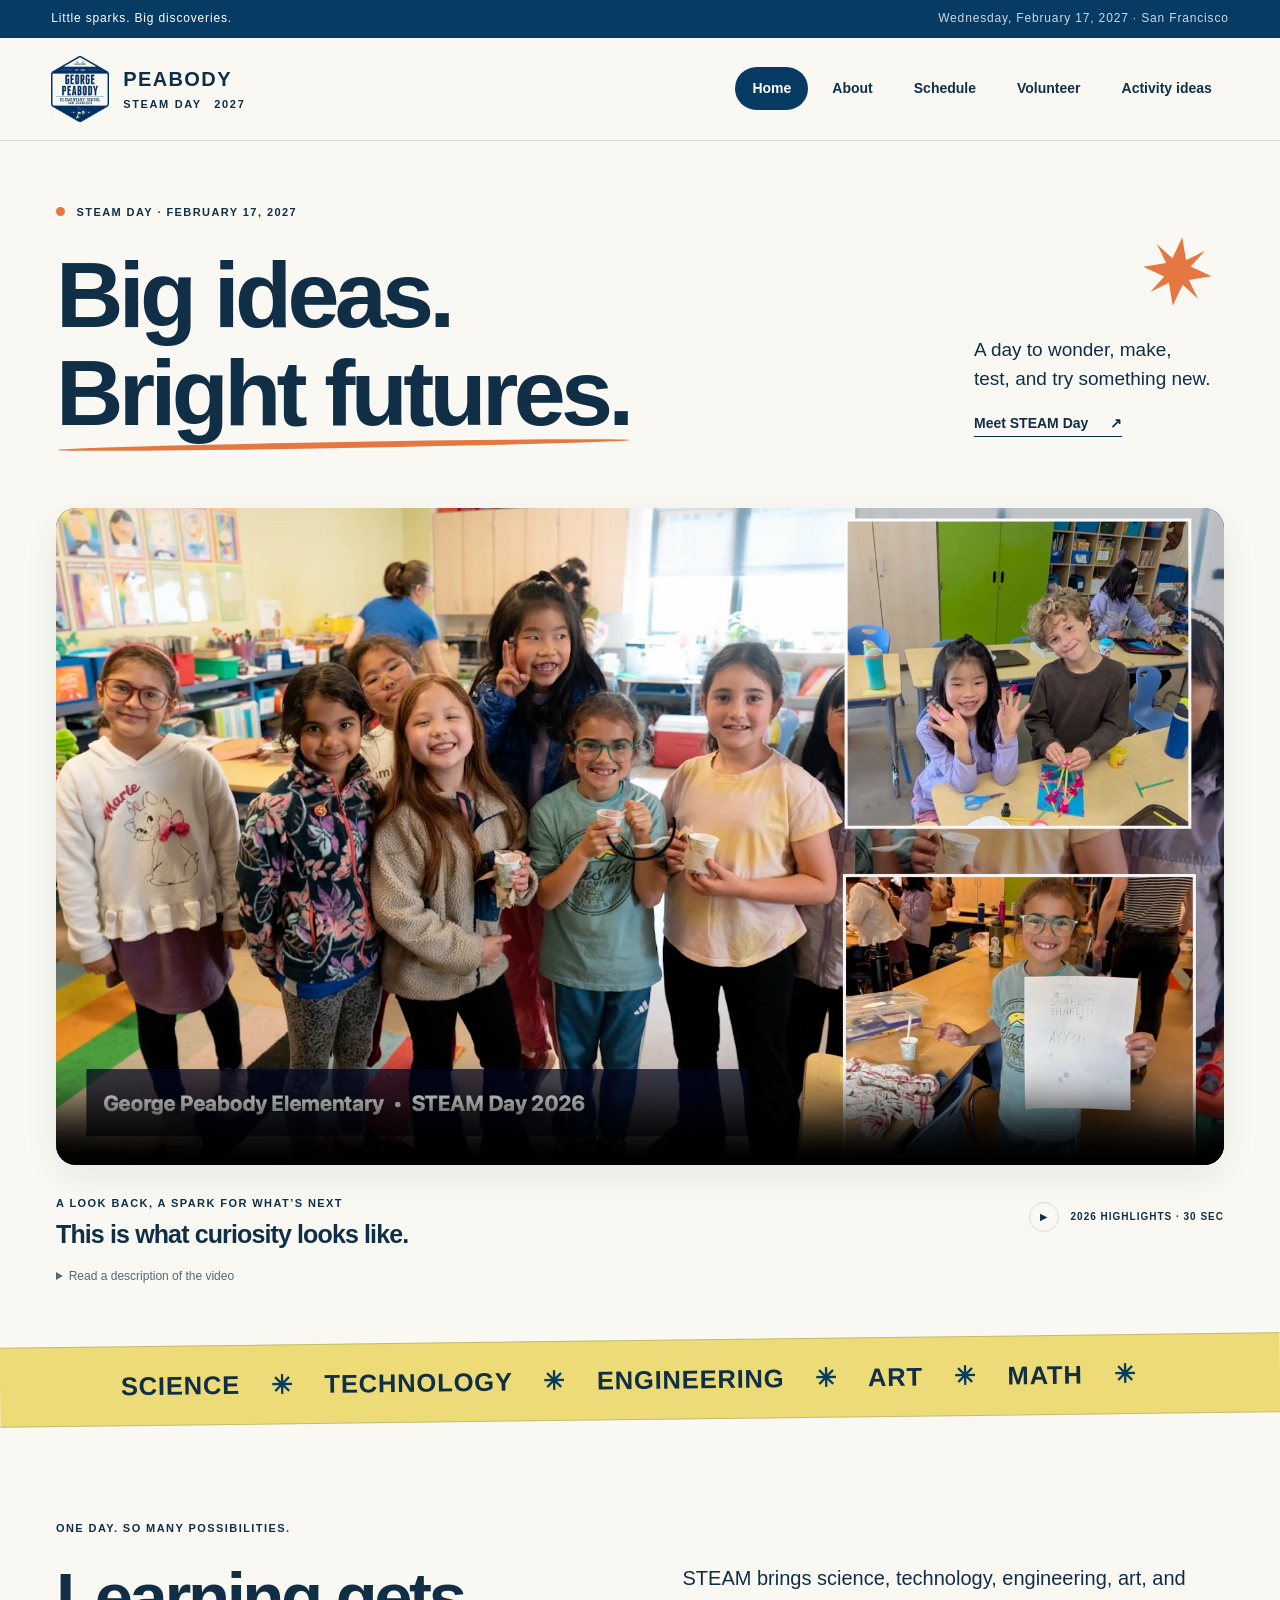
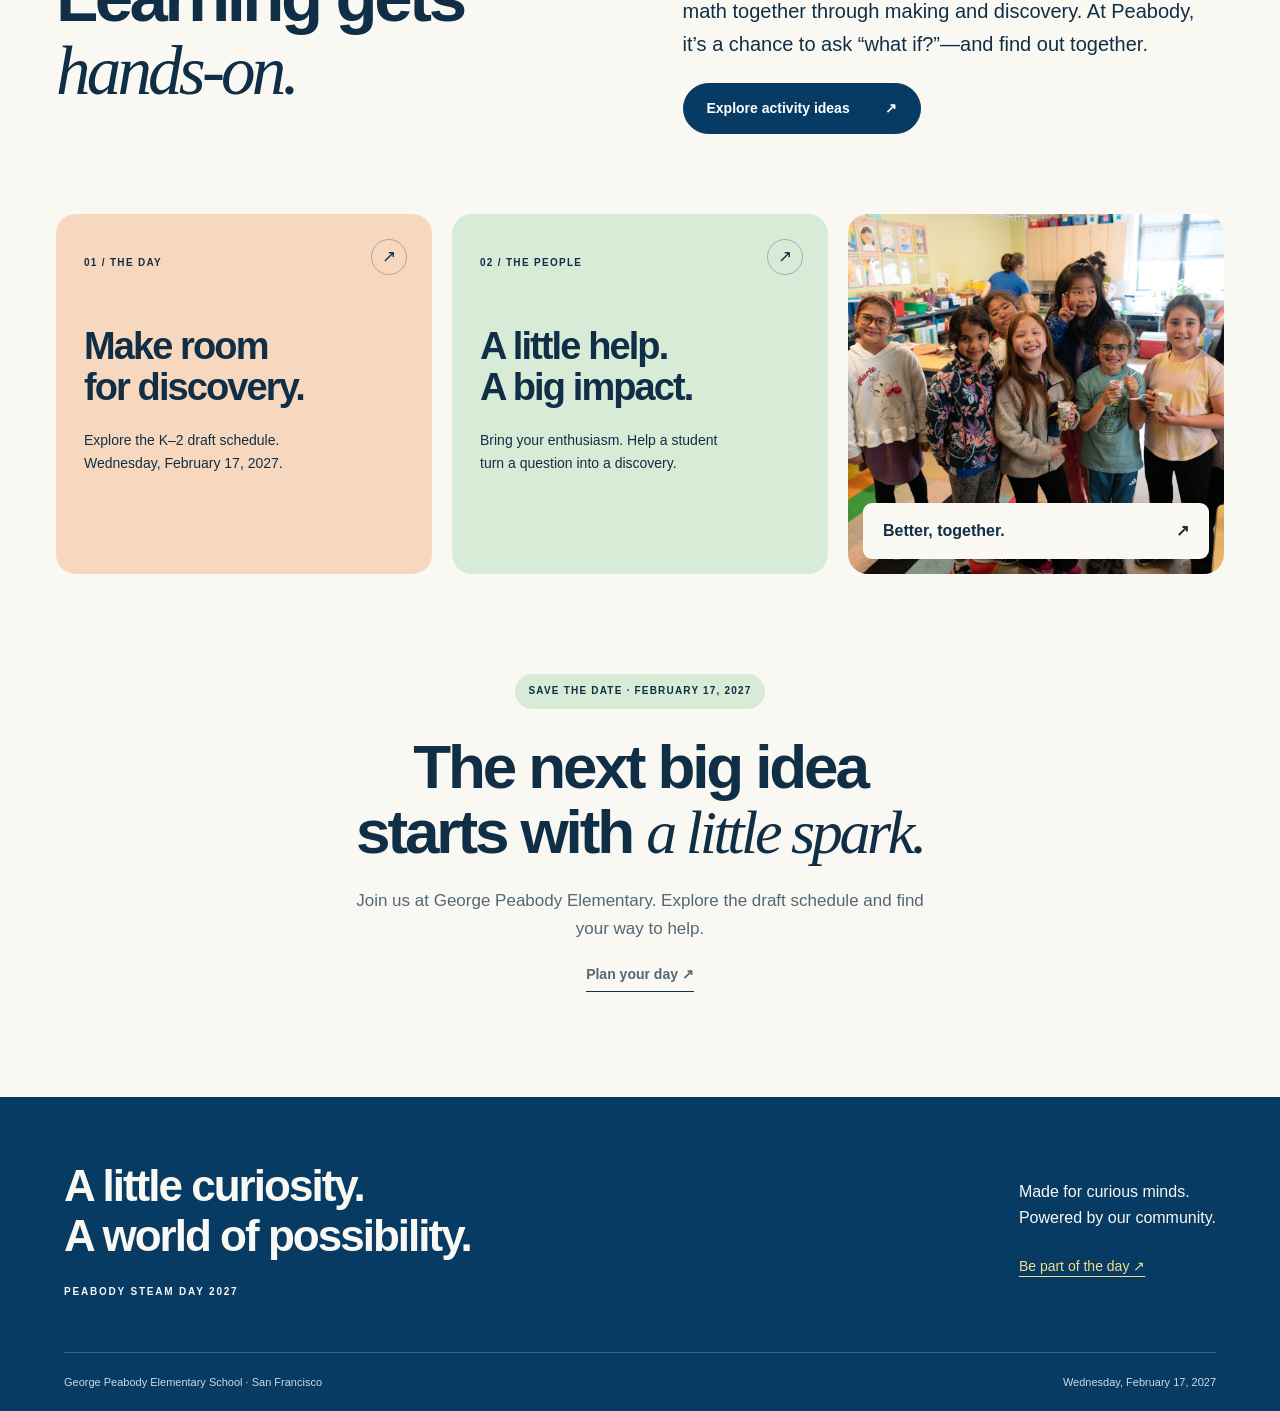
<file: index.html>
<!doctype html>
<html lang="en"><head><meta charset="utf-8"><meta name="viewport" content="width=device-width,initial-scale=1"><meta name="description" content="A day of curiosity, creativity, and hands-on discovery at George Peabody Elementary School. Explore STEAM Day 2027."><meta name="theme-color" content="#063960"><meta http-equiv="Content-Security-Policy" content="default-src 'self'; script-src 'self'; style-src 'self'; img-src 'self'; media-src 'self'; frame-src https://docs.google.com; object-src 'none'; base-uri 'none'; form-action 'self'"><title>Home · Peabody STEAM Day 2027</title><link rel="icon" href="assets/peabody-logo.jpg"><link rel="stylesheet" href="styles.css"><script src="app.js" defer></script></head><body>
<a class="skip" href="#main">Skip to content</a>
<div class="topline">Little sparks. Big discoveries. <span>Wednesday, February 17, 2027 · San Francisco</span></div>
<header class="header"><a class="brand" href="index.html" aria-label="Peabody STEAM Day home"><img src="assets/peabody-logo.jpg" width="64" height="73" alt="George Peabody Elementary School logo"><span>PEABODY<span class="brand-sub">STEAM DAY <b>2027</b></span></span></a><button class="menu-toggle" aria-expanded="false" aria-controls="navigation">Menu <span aria-hidden="true">☰</span></button><nav id="navigation" aria-label="Main navigation"><a href="index.html" aria-current="page">Home</a><a href="about.html">About</a><a href="schedule.html">Schedule</a><a href="volunteer.html">Volunteer</a><a href="activity-ideas.html">Activity ideas</a></nav></header>
<main id="main">
<section class="hero wrap"><div><p class="eyebrow"><span class="dot"></span> STEAM DAY · FEBRUARY 17, 2027</p><h1>Big ideas.<br><span class="underlined">Bright futures.</span></h1></div><div class="hero-aside"><div class="hero-star"><svg viewBox="0 0 100 100" aria-hidden="true"><path d="M50 0 60 32 85 15 68 40 100 50 68 60 85 85 60 68 50 100 40 68 15 85 32 60 0 50 32 40 15 15 40 32Z" fill="currentColor"/></svg></div><p>A day to wonder, make,<br>test, and try something new.</p><a class="text-link" href="about.html">Meet STEAM Day <span aria-hidden="true">↗</span></a></div></section>
<section class="film wrap" aria-labelledby="film-title"><div class="video-frame"><video controls playsinline preload="metadata" poster="assets/video-poster.jpg" aria-label="STEAM Day 2026 highlights: students create art, build and test projects, and work with volunteers."><source src="assets/steam-day-2026.mp4" type="video/mp4"><p>Your browser cannot play this video. <a href="assets/steam-day-2026.mp4">Download the STEAM Day highlights.</a></p></video></div><div class="film-caption"><div><span class="small-label">A LOOK BACK, A SPARK FOR WHAT’S NEXT</span><h2 id="film-title">This is what curiosity looks like.</h2></div><span class="film-time"><span aria-hidden="true">▶</span> 2026 HIGHLIGHTS · 30 SEC</span></div><details class="video-description"><summary>Read a description of the video</summary><p>A lively montage from STEAM Day 2026 shows students making art, building bridges and structures, testing ideas, and collaborating in classrooms. It ends with a collage thanking the volunteers. The soundtrack is instrumental; there is no spoken dialogue.</p></details></section>
<div class="ticker" aria-label="Science, Technology, Engineering, Art, Math"><span>SCIENCE <i>✳</i> TECHNOLOGY <i>✳</i> ENGINEERING <i>✳</i> ART <i>✳</i> MATH <i>✳</i></span></div>
<section class="intro wrap"><p class="eyebrow">ONE DAY. SO MANY POSSIBILITIES.</p><div class="intro-grid"><h2>Learning gets<br><span class="serif">hands-on.</span></h2><div><p>STEAM brings science, technology, engineering, art, and math together through making and discovery. At Peabody, it’s a chance to ask “what if?”—and find out together.</p><a class="button" href="activity-ideas.html">Explore activity ideas <span aria-hidden="true">↗</span></a></div></div></section>
<section class="home-cards wrap"><a class="feature-card peach" href="schedule.html"><span class="card-number">01 / THE DAY</span><h3>Make room<br>for discovery.</h3><p>Explore the K–2 draft schedule.<br>Wednesday, February 17, 2027.</p><span class="circle-arrow" aria-hidden="true">↗</span></a><a class="feature-card mint" href="volunteer.html"><span class="card-number">02 / THE PEOPLE</span><h3>A little help.<br>A big impact.</h3><p>Bring your enthusiasm. Help a student<br>turn a question into a discovery.</p><span class="circle-arrow" aria-hidden="true">↗</span></a><a class="photo-link" href="about.html"><img src="assets/community.jpg" width="1600" height="1067" loading="lazy" alt="Students smiling together during a classroom activity"><span>Better, together. <span aria-hidden="true">↗</span></span></a></section>
<section class="save-date wrap"><span class="badge">SAVE THE DATE · FEBRUARY 17, 2027</span><h2>The next big idea<br>starts with <span class="serif">a little spark.</span></h2><p>Join us at George Peabody Elementary. Explore the draft schedule and find your way to help.<br><a class="text-link" href="schedule.html">Plan your day ↗</a></p></section></main>
<footer><div class="footer-top"><a class="footer-brand" href="index.html">A little curiosity.<br>A world of possibility.<span>PEABODY STEAM DAY 2027</span></a><div><p>Made for curious minds.<br>Powered by our community.</p><a href="volunteer.html">Be part of the day <span aria-hidden="true">↗</span></a></div></div><div class="footer-bottom"><span>George Peabody Elementary School · San Francisco</span><span>Wednesday, February 17, 2027</span></div></footer>
</body></html>
</file>
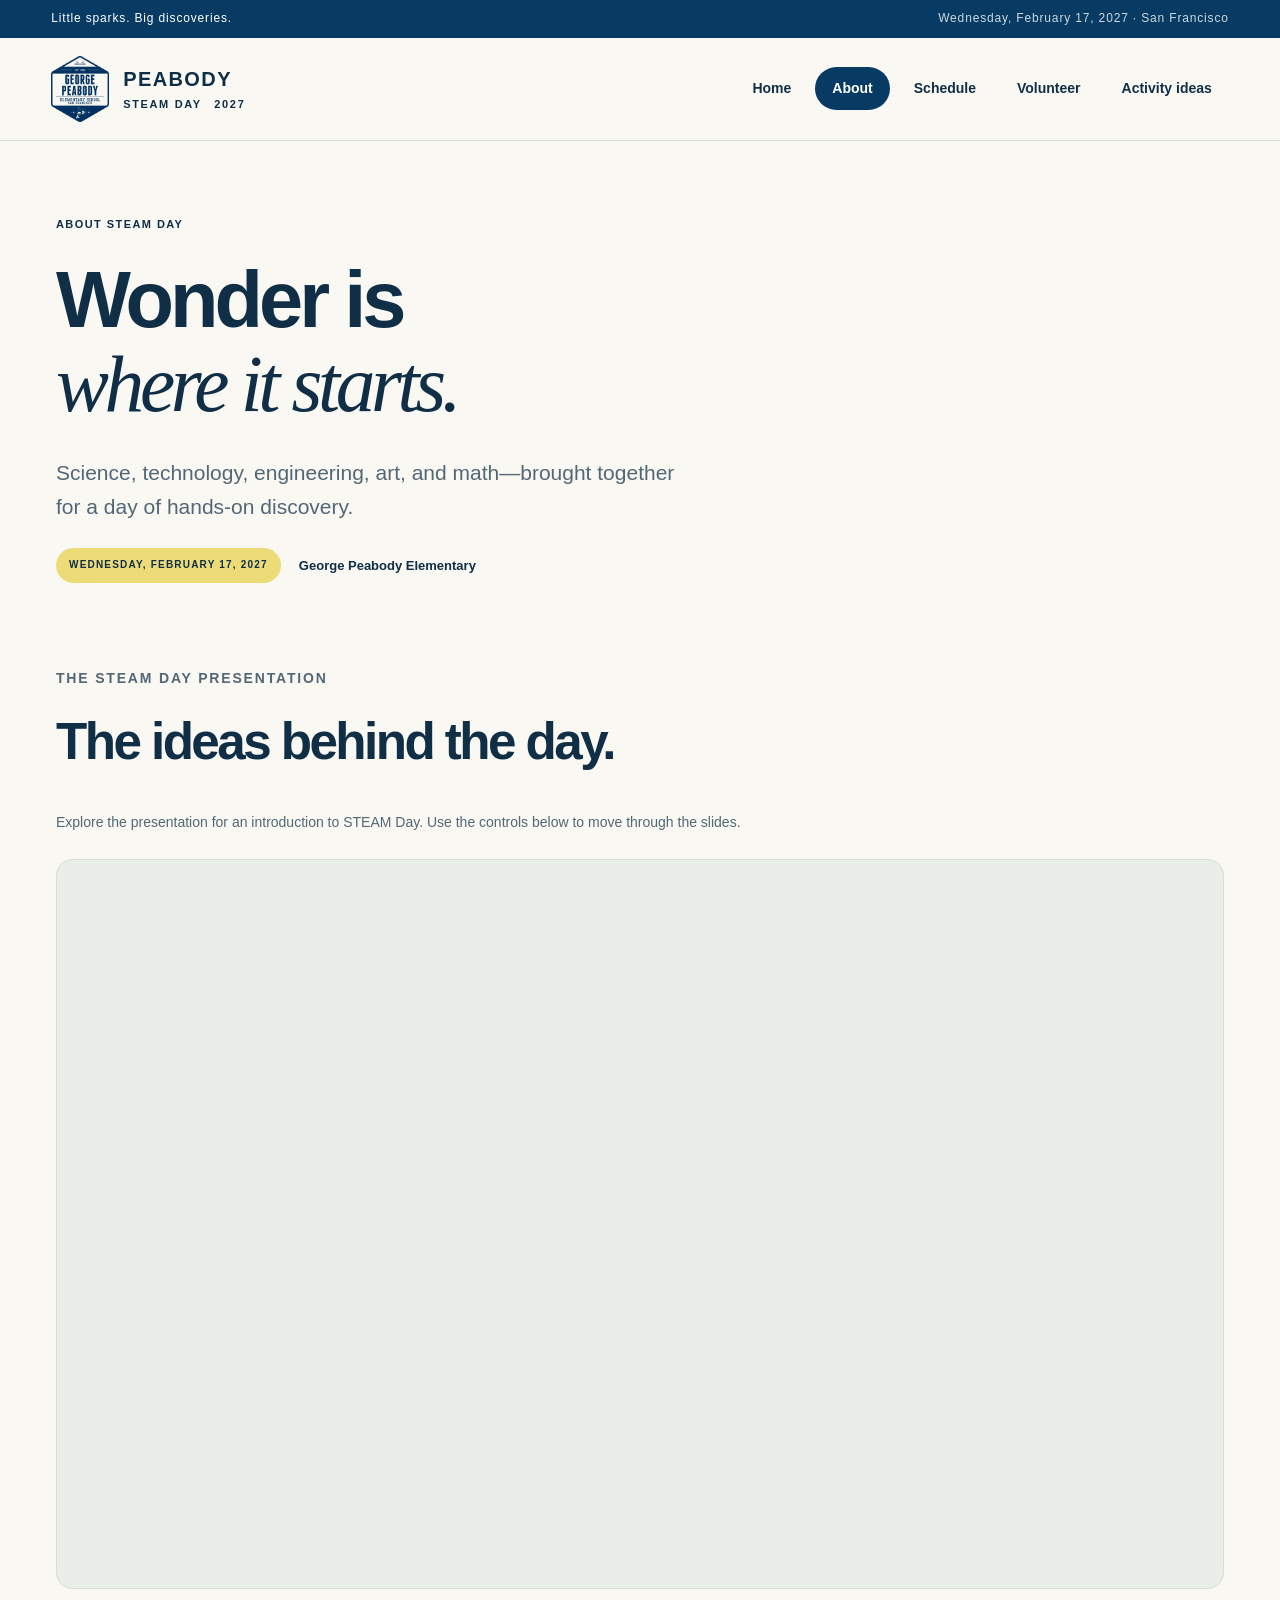
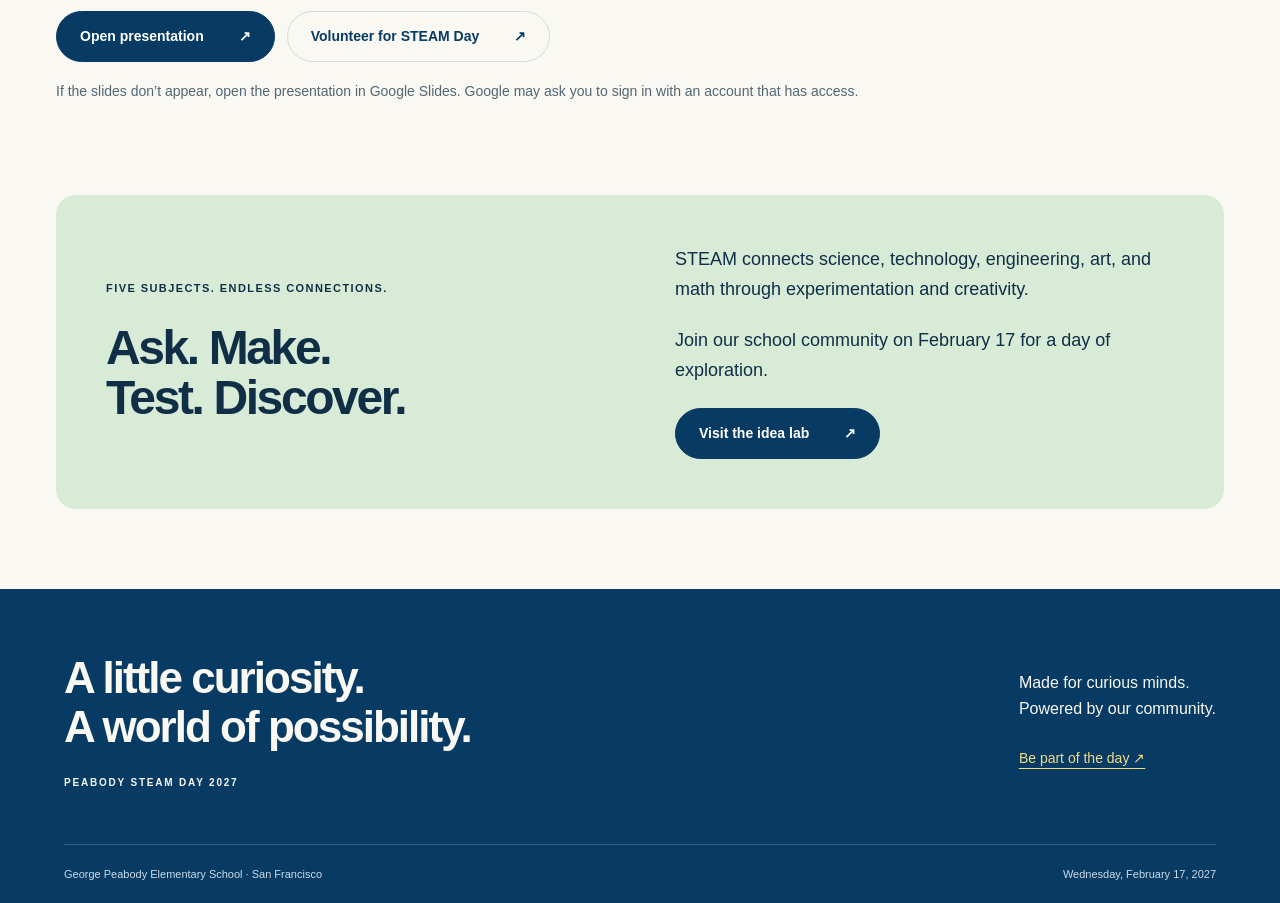
<file: about.html>
<!doctype html>
<html lang="en"><head><meta charset="utf-8"><meta name="viewport" content="width=device-width,initial-scale=1"><meta name="description" content="A day of curiosity, creativity, and hands-on discovery at George Peabody Elementary School. Explore STEAM Day 2027."><meta name="theme-color" content="#063960"><meta http-equiv="Content-Security-Policy" content="default-src 'self'; script-src 'self'; style-src 'self'; img-src 'self'; media-src 'self'; frame-src https://docs.google.com; object-src 'none'; base-uri 'none'; form-action 'self'"><title>About · Peabody STEAM Day 2027</title><link rel="icon" href="assets/peabody-logo.jpg"><link rel="stylesheet" href="styles.css"><script src="app.js" defer></script></head><body>
<a class="skip" href="#main">Skip to content</a>
<div class="topline">Little sparks. Big discoveries. <span>Wednesday, February 17, 2027 · San Francisco</span></div>
<header class="header"><a class="brand" href="index.html" aria-label="Peabody STEAM Day home"><img src="assets/peabody-logo.jpg" width="64" height="73" alt="George Peabody Elementary School logo"><span>PEABODY<span class="brand-sub">STEAM DAY <b>2027</b></span></span></a><button class="menu-toggle" aria-expanded="false" aria-controls="navigation">Menu <span aria-hidden="true">☰</span></button><nav id="navigation" aria-label="Main navigation"><a href="index.html">Home</a><a href="about.html" aria-current="page">About</a><a href="schedule.html">Schedule</a><a href="volunteer.html">Volunteer</a><a href="activity-ideas.html">Activity ideas</a></nav></header>
<main id="main">
<section class="page-hero wrap"><p class="eyebrow">ABOUT STEAM DAY</p><h1>Wonder is<br><span class="serif">where it starts.</span></h1><p class="lede">Science, technology, engineering, art, and math—brought together for a day of hands-on discovery.</p><div class="date-row"><span class="badge">WEDNESDAY, FEBRUARY 17, 2027</span><span>George Peabody Elementary</span></div></section>
<section class="presentation-section wrap"><p class="eyebrow">THE STEAM DAY PRESENTATION</p><h2>The ideas behind the day.</h2><p>Explore the presentation for an introduction to STEAM Day. Use the controls below to move through the slides.</p><div class="presentation-frame"><iframe title="Peabody STEAM Day information presentation" src="https://docs.google.com/presentation/d/19MlsXz_zEyI6QC19dPBzhJVRZW3dcWiwXLAzigmrZAw/embed?start=false&amp;loop=false&amp;delayms=3000" allowfullscreen loading="lazy" referrerpolicy="strict-origin-when-cross-origin"></iframe></div><div class="sheet-actions"><a class="button" href="https://docs.google.com/presentation/d/19MlsXz_zEyI6QC19dPBzhJVRZW3dcWiwXLAzigmrZAw/edit?slide=id.p#slide=id.p" target="_blank" rel="noopener noreferrer">Open presentation <span aria-hidden="true">↗</span><span class="sr-only"> (opens in a new tab)</span></a><a class="button light" href="https://docs.google.com/spreadsheets/d/1lb5yKgETFiAaGtqX50En4CUmv1_OaVHP6DLszSFkCpc/edit?gid=0#gid=0" target="_blank" rel="noopener noreferrer">Volunteer for STEAM Day <span aria-hidden="true">↗</span><span class="sr-only"> (opens in a new tab)</span></a></div><p class="support-note">If the slides don’t appear, open the presentation in Google Slides. Google may ask you to sign in with an account that has access.</p></section>
<section class="band wrap"><div><p class="eyebrow">FIVE SUBJECTS. ENDLESS CONNECTIONS.</p><h2>Ask. Make.<br>Test. Discover.</h2></div><div><p>STEAM connects science, technology, engineering, art, and math through experimentation and creativity.</p><p>Join our school community on February 17 for a day of exploration.</p><a class="button" href="activity-ideas.html">Visit the idea lab <span aria-hidden="true">↗</span></a></div></section></main>
<footer><div class="footer-top"><a class="footer-brand" href="index.html">A little curiosity.<br>A world of possibility.<span>PEABODY STEAM DAY 2027</span></a><div><p>Made for curious minds.<br>Powered by our community.</p><a href="volunteer.html">Be part of the day <span aria-hidden="true">↗</span></a></div></div><div class="footer-bottom"><span>George Peabody Elementary School · San Francisco</span><span>Wednesday, February 17, 2027</span></div></footer>
</body></html>
</file>
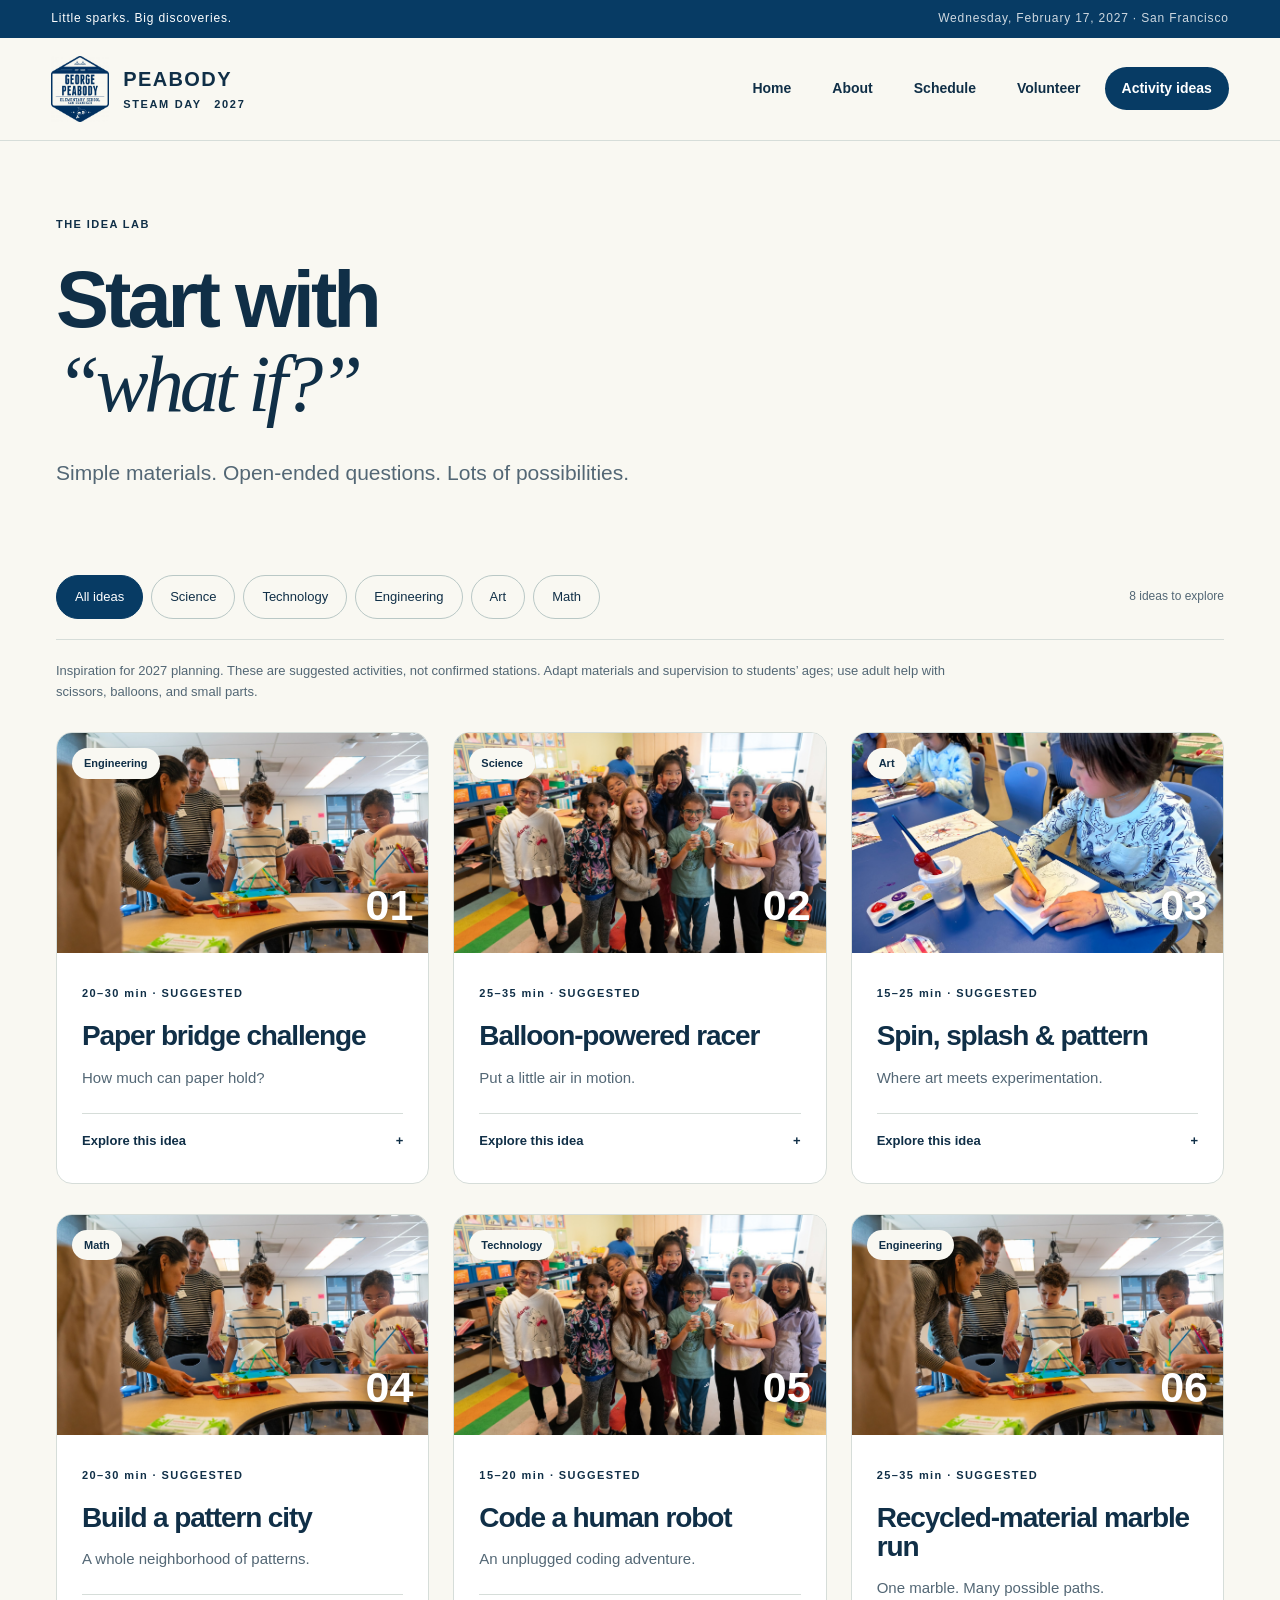
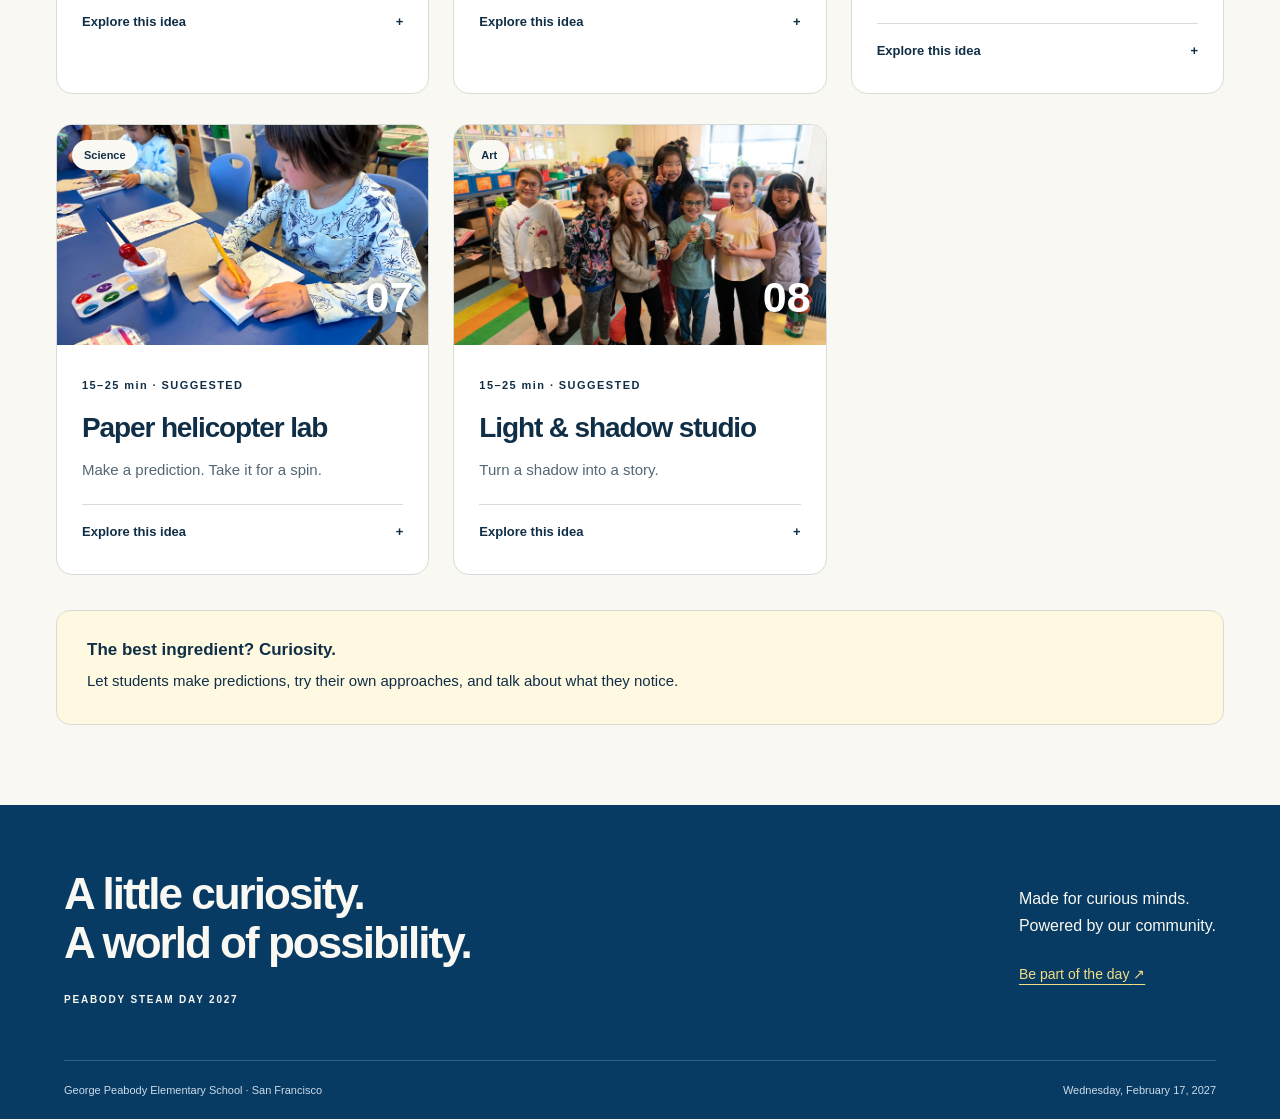
<file: activity-ideas.html>
<!doctype html>
<html lang="en"><head><meta charset="utf-8"><meta name="viewport" content="width=device-width,initial-scale=1"><meta name="description" content="A day of curiosity, creativity, and hands-on discovery at George Peabody Elementary School. Explore STEAM Day 2027."><meta name="theme-color" content="#063960"><meta http-equiv="Content-Security-Policy" content="default-src 'self'; script-src 'self'; style-src 'self'; img-src 'self'; media-src 'self'; frame-src https://docs.google.com; object-src 'none'; base-uri 'none'; form-action 'self'"><title>Activity ideas · Peabody STEAM Day 2027</title><link rel="icon" href="assets/peabody-logo.jpg"><link rel="stylesheet" href="styles.css"><script src="app.js" defer></script></head><body>
<a class="skip" href="#main">Skip to content</a>
<div class="topline">Little sparks. Big discoveries. <span>Wednesday, February 17, 2027 · San Francisco</span></div>
<header class="header"><a class="brand" href="index.html" aria-label="Peabody STEAM Day home"><img src="assets/peabody-logo.jpg" width="64" height="73" alt="George Peabody Elementary School logo"><span>PEABODY<span class="brand-sub">STEAM DAY <b>2027</b></span></span></a><button class="menu-toggle" aria-expanded="false" aria-controls="navigation">Menu <span aria-hidden="true">☰</span></button><nav id="navigation" aria-label="Main navigation"><a href="index.html">Home</a><a href="about.html">About</a><a href="schedule.html">Schedule</a><a href="volunteer.html">Volunteer</a><a href="activity-ideas.html" aria-current="page">Activity ideas</a></nav></header>
<main id="main"><section class="page-hero wrap"><p class="eyebrow">THE IDEA LAB</p><h1>Start with<br><span class="serif">“what if?”</span></h1><p class="lede">Simple materials. Open-ended questions. Lots of possibilities.</p></section><section class="wrap ideas-section"><div class="ideas-toolbar"><div class="filters" role="group" aria-label="Filter activity ideas"><button class="filter selected" data-filter="all" aria-pressed="true">All ideas</button><button class="filter" data-filter="science" aria-pressed="false">Science</button><button class="filter" data-filter="technology" aria-pressed="false">Technology</button><button class="filter" data-filter="engineering" aria-pressed="false">Engineering</button><button class="filter" data-filter="art" aria-pressed="false">Art</button><button class="filter" data-filter="math" aria-pressed="false">Math</button></div><p id="idea-count" role="status" aria-live="polite">8 ideas to explore</p></div><p class="ideas-note">Inspiration for 2027 planning. These are suggested activities, not confirmed stations. Adapt materials and supervision to students’ ages; use adult help with scissors, balloons, and small parts.</p><div class="ideas-grid"><article class="idea-card" data-category="engineering"><div class="idea-image image-0"><img src="assets/engineering.jpg" width="1600" height="1067" loading="lazy" alt=""/><span class="idea-tag">Engineering</span><span class="idea-index">01</span></div><div class="idea-copy"><span class="small-label">20–30 min · SUGGESTED</span><h2>Paper bridge challenge</h2><p>How much can paper hold?</p><details><summary>Explore this idea <span aria-hidden="true">+</span></summary><div class="idea-details"><h3>Gather</h3><p>Paper, tape, two supports, small identical weights.</p><h3>Try it</h3><p>Build a paper bridge between two supports. Add weights one at a time, then change the folds or supports and try again.</p><h3>Ask a curious question</h3><p>What changed when you folded the paper differently?</p></div></details></div></article><article class="idea-card" data-category="science"><div class="idea-image image-1"><img src="assets/community.jpg" width="1600" height="1067" loading="lazy" alt=""/><span class="idea-tag">Science</span><span class="idea-index">02</span></div><div class="idea-copy"><span class="small-label">25–35 min · SUGGESTED</span><h2>Balloon-powered racer</h2><p>Put a little air in motion.</p><details><summary>Explore this idea <span aria-hidden="true">+</span></summary><div class="idea-details"><h3>Gather</h3><p>Balloons, straws, tape, lightweight recycled materials.</p><h3>Try it</h3><p>Design a lightweight vehicle that moves when air escapes from a balloon. Try different designs and compare the distance traveled.</p><h3>Ask a curious question</h3><p>Which design went farther, and what would you change?</p></div></details></div></article><article class="idea-card" data-category="art"><div class="idea-image image-2"><img src="assets/art.jpg" width="1600" height="1067" loading="lazy" alt=""/><span class="idea-tag">Art</span><span class="idea-index">03</span></div><div class="idea-copy"><span class="small-label">15–25 min · SUGGESTED</span><h2>Spin, splash & pattern</h2><p>Where art meets experimentation.</p><details><summary>Explore this idea <span aria-hidden="true">+</span></summary><div class="idea-details"><h3>Gather</h3><p>Paper, washable paint, brushes, simple spinning surface.</p><h3>Try it</h3><p>Make patterns with color and movement. Compare marks made at different speeds and layer new colors over your first design.</p><h3>Ask a curious question</h3><p>How did movement change the pattern?</p></div></details></div></article><article class="idea-card" data-category="math"><div class="idea-image image-0"><img src="assets/engineering.jpg" width="1600" height="1067" loading="lazy" alt=""/><span class="idea-tag">Math</span><span class="idea-index">04</span></div><div class="idea-copy"><span class="small-label">20–30 min · SUGGESTED</span><h2>Build a pattern city</h2><p>A whole neighborhood of patterns.</p><details><summary>Explore this idea <span aria-hidden="true">+</span></summary><div class="idea-details"><h3>Gather</h3><p>Blocks or paper shapes, grid paper, markers.</p><h3>Try it</h3><p>Build a small city using repeating patterns. Count shapes, compare heights, and create a key that explains your design.</p><h3>Ask a curious question</h3><p>Can someone else predict the next part of your pattern?</p></div></details></div></article><article class="idea-card" data-category="technology"><div class="idea-image image-1"><img src="assets/community.jpg" width="1600" height="1067" loading="lazy" alt=""/><span class="idea-tag">Technology</span><span class="idea-index">05</span></div><div class="idea-copy"><span class="small-label">15–20 min · SUGGESTED</span><h2>Code a human robot</h2><p>An unplugged coding adventure.</p><details><summary>Explore this idea <span aria-hidden="true">+</span></summary><div class="idea-details"><h3>Gather</h3><p>Floor grid or paper map, direction cards.</p><h3>Try it</h3><p>Work in pairs. One person writes step-by-step directions; the other follows them to reach a goal. Find and fix instructions that don’t work as expected.</p><h3>Ask a curious question</h3><p>Which instruction needed to be more precise?</p></div></details></div></article><article class="idea-card" data-category="engineering"><div class="idea-image image-2"><img src="assets/engineering.jpg" width="1600" height="1067" loading="lazy" alt=""/><span class="idea-tag">Engineering</span><span class="idea-index">06</span></div><div class="idea-copy"><span class="small-label">25–35 min · SUGGESTED</span><h2>Recycled-material marble run</h2><p>One marble. Many possible paths.</p><details><summary>Explore this idea <span aria-hidden="true">+</span></summary><div class="idea-details"><h3>Gather</h3><p>Cardboard tubes, tape, cardboard base, marbles.</p><h3>Try it</h3><p>Build a path that carries a marble from start to finish. Add turns, adjust slopes, and test one change at a time.</p><h3>Ask a curious question</h3><p>What helped the marble keep moving?</p></div></details></div></article><article class="idea-card" data-category="science"><div class="idea-image image-0"><img src="assets/art.jpg" width="1600" height="1067" loading="lazy" alt=""/><span class="idea-tag">Science</span><span class="idea-index">07</span></div><div class="idea-copy"><span class="small-label">15–25 min · SUGGESTED</span><h2>Paper helicopter lab</h2><p>Make a prediction. Take it for a spin.</p><details><summary>Explore this idea <span aria-hidden="true">+</span></summary><div class="idea-details"><h3>Gather</h3><p>Paper, scissors, paper clips, ruler.</p><h3>Try it</h3><p>Make paper helicopters with different wing lengths. Release each from the same safe height and compare how they fall.</p><h3>Ask a curious question</h3><p>What happens when you change the wing length?</p></div></details></div></article><article class="idea-card" data-category="art"><div class="idea-image image-1"><img src="assets/community.jpg" width="1600" height="1067" loading="lazy" alt=""/><span class="idea-tag">Art</span><span class="idea-index">08</span></div><div class="idea-copy"><span class="small-label">15–25 min · SUGGESTED</span><h2>Light & shadow studio</h2><p>Turn a shadow into a story.</p><details><summary>Explore this idea <span aria-hidden="true">+</span></summary><div class="idea-details"><h3>Gather</h3><p>Flashlights, paper, translucent materials, small objects.</p><h3>Try it</h3><p>Explore shadows on a wall or paper surface. Move the light and objects, trace shapes, then combine them into an artwork.</p><h3>Ask a curious question</h3><p>How can you make the same object cast a different shadow?</p></div></details></div></article></div><div class="notice"><strong>The best ingredient? Curiosity.</strong><p>Let students make predictions, try their own approaches, and talk about what they notice.</p></div></section></main>
<footer><div class="footer-top"><a class="footer-brand" href="index.html">A little curiosity.<br>A world of possibility.<span>PEABODY STEAM DAY 2027</span></a><div><p>Made for curious minds.<br>Powered by our community.</p><a href="volunteer.html">Be part of the day <span aria-hidden="true">↗</span></a></div></div><div class="footer-bottom"><span>George Peabody Elementary School · San Francisco</span><span>Wednesday, February 17, 2027</span></div></footer>
</body></html>
</file>
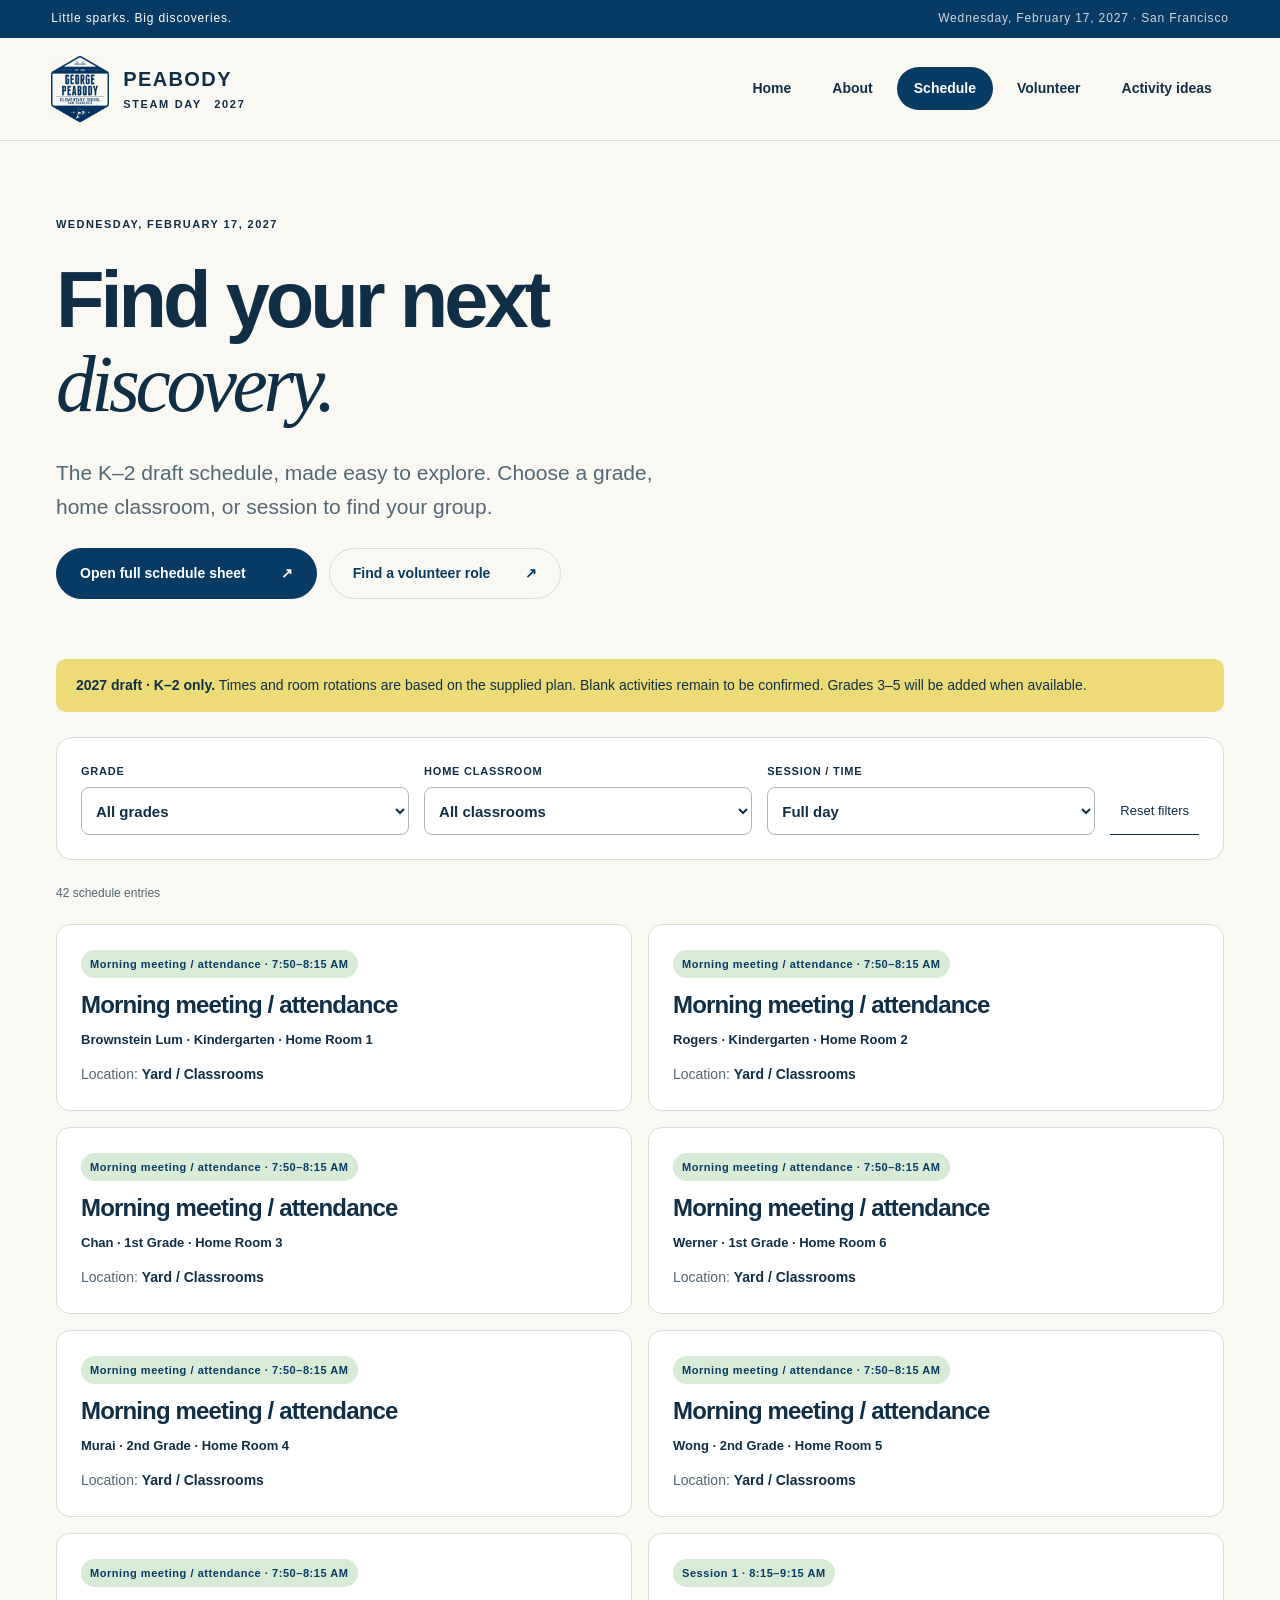
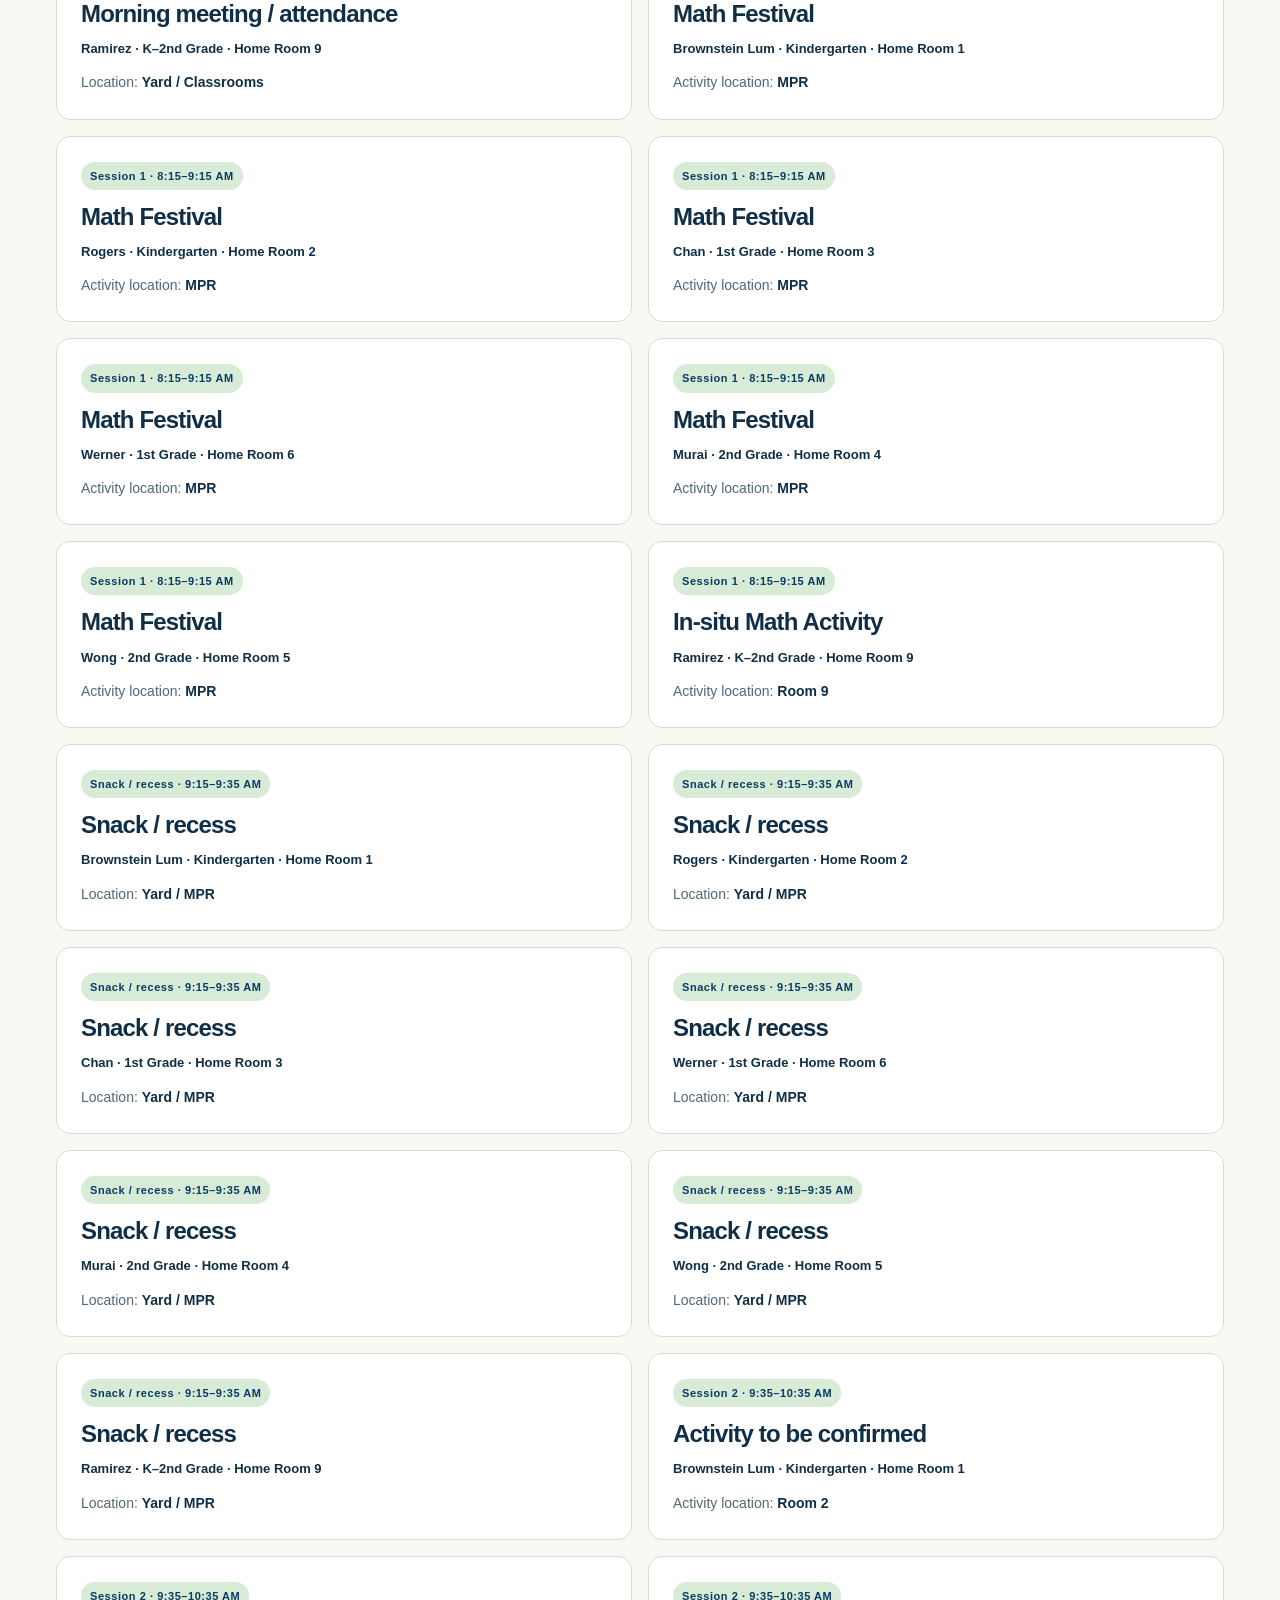
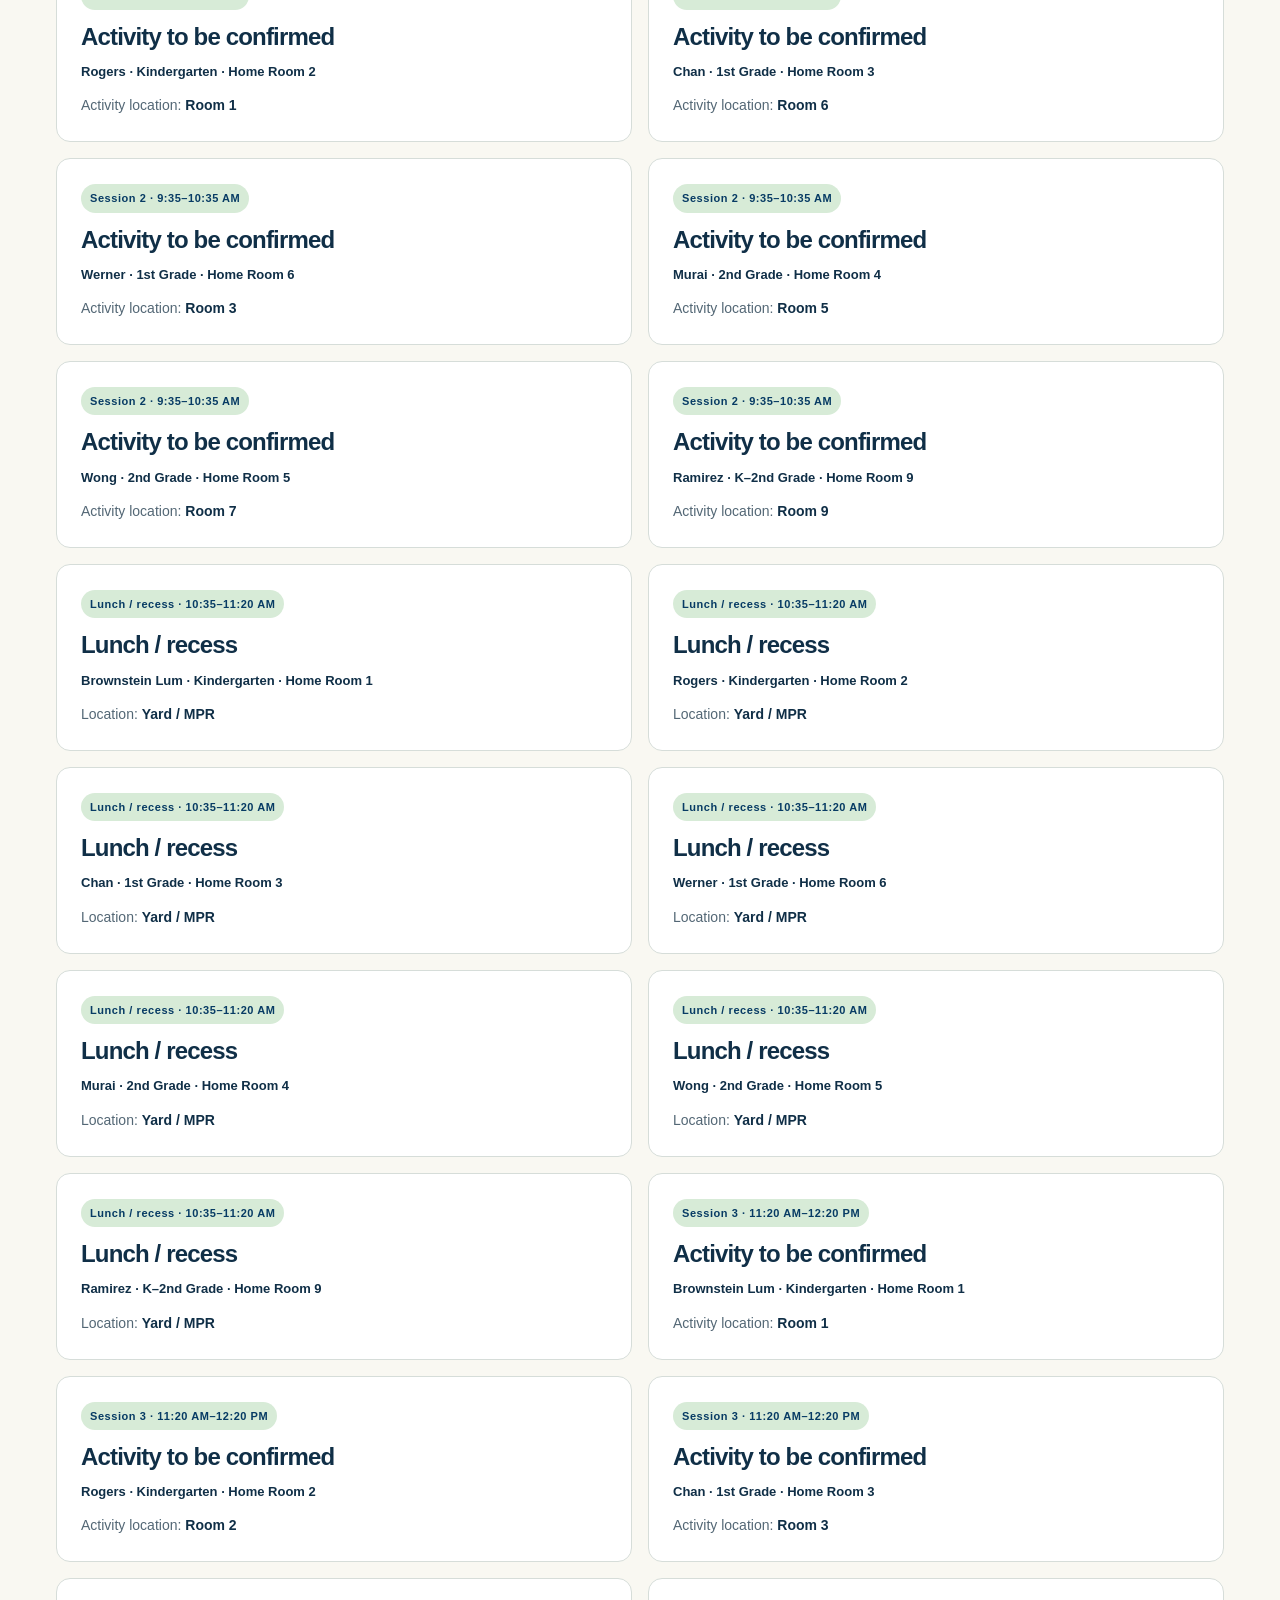
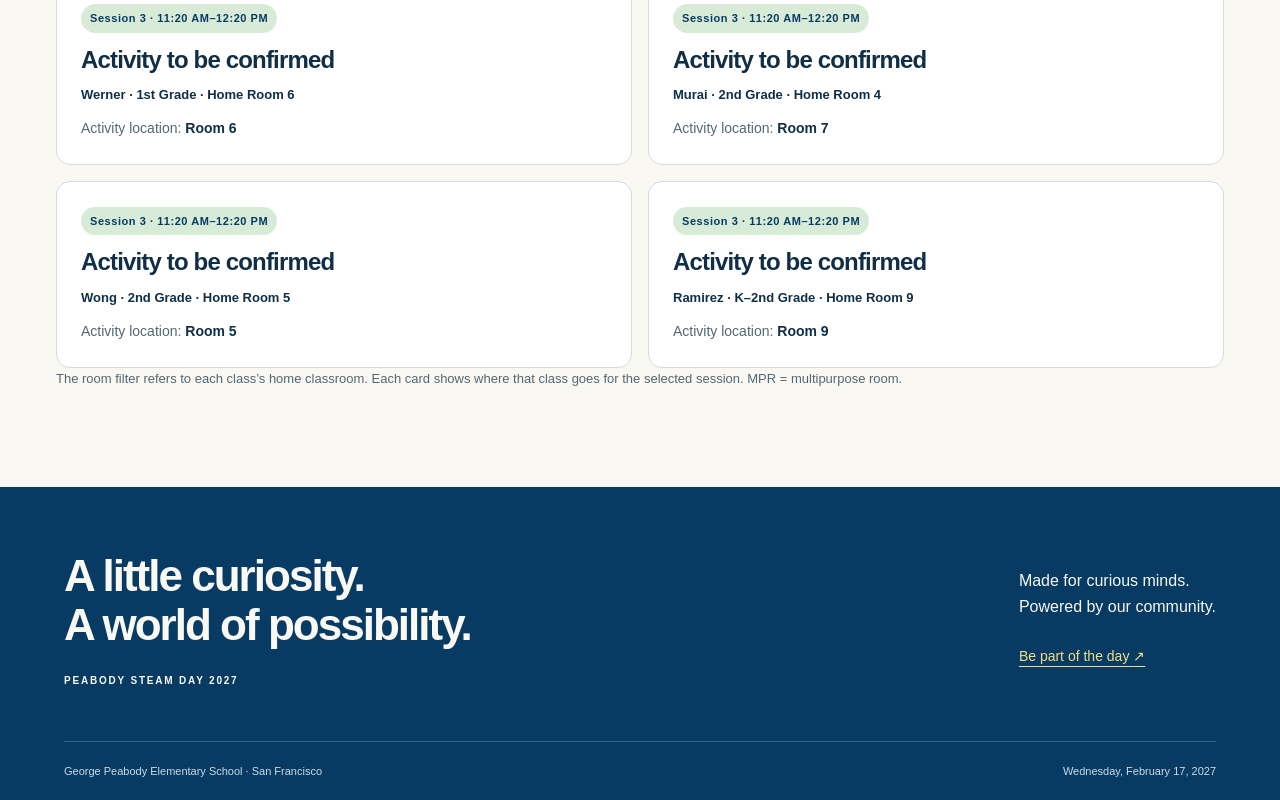
<file: schedule.html>
<!doctype html>
<html lang="en"><head><meta charset="utf-8"><meta name="viewport" content="width=device-width,initial-scale=1"><meta name="description" content="A day of curiosity, creativity, and hands-on discovery at George Peabody Elementary School. Explore STEAM Day 2027."><meta name="theme-color" content="#063960"><meta http-equiv="Content-Security-Policy" content="default-src 'self'; script-src 'self'; style-src 'self'; img-src 'self'; media-src 'self'; frame-src https://docs.google.com; object-src 'none'; base-uri 'none'; form-action 'self'"><title>Schedule · Peabody STEAM Day 2027</title><link rel="icon" href="assets/peabody-logo.jpg"><link rel="stylesheet" href="styles.css"><script src="app.js" defer></script></head><body>
<a class="skip" href="#main">Skip to content</a>
<div class="topline">Little sparks. Big discoveries. <span>Wednesday, February 17, 2027 · San Francisco</span></div>
<header class="header"><a class="brand" href="index.html" aria-label="Peabody STEAM Day home"><img src="assets/peabody-logo.jpg" width="64" height="73" alt="George Peabody Elementary School logo"><span>PEABODY<span class="brand-sub">STEAM DAY <b>2027</b></span></span></a><button class="menu-toggle" aria-expanded="false" aria-controls="navigation">Menu <span aria-hidden="true">☰</span></button><nav id="navigation" aria-label="Main navigation"><a href="index.html">Home</a><a href="about.html">About</a><a href="schedule.html" aria-current="page">Schedule</a><a href="volunteer.html">Volunteer</a><a href="activity-ideas.html">Activity ideas</a></nav></header>
<main id="main"><section class="page-hero wrap"><p class="eyebrow">WEDNESDAY, FEBRUARY 17, 2027</p><h1>Find your next<br><span class="serif">discovery.</span></h1><p class="lede">The K–2 draft schedule, made easy to explore. Choose a grade, home classroom, or session to find your group.</p><div class="sheet-actions"><a class="button" href="https://docs.google.com/spreadsheets/d/12sL-IFGm2VAIXVbGrtLVIzXscpWHCrhoe0RaPqkZtyU/edit?gid=592377876#gid=592377876" target="_blank" rel="noopener noreferrer">Open full schedule sheet <span aria-hidden="true">↗</span><span class="sr-only"> (opens in a new tab)</span></a><a class="button light" href="volunteer.html">Find a volunteer role <span aria-hidden="true">↗</span></a></div></section><section class="wrap data-section"><p class="planning-note"><strong>2027 draft · K–2 only.</strong> Times and room rotations are based on the supplied plan. Blank activities remain to be confirmed. Grades 3–5 will be added when available.</p><div class="data-filter-group" data-group="schedule"><div class="data-filters"><label>Grade<select data-field="grade" aria-label="Filter by grade"><option value="all">All grades</option><option value="K">Kindergarten</option><option value="1">1st Grade</option><option value="2">2nd Grade</option><option value="mixed">K–2 mixed class</option></select></label><label>Home classroom<select data-field="room" aria-label="Filter by home classroom"><option value="all">All classrooms</option><option value="1">Room 1 · Brownstein Lum</option><option value="2">Room 2 · Rogers</option><option value="3">Room 3 · Chan</option><option value="4">Room 4 · Murai</option><option value="5">Room 5 · Wong</option><option value="6">Room 6 · Werner</option><option value="9">Room 9 · Ramirez</option></select></label><label>Session / time<select data-field="session" aria-label="Filter by session / time"><option value="all">Full day</option><option value="morning">Morning meeting / attendance · 7:50–8:15 AM</option><option value="1">Session 1 · 8:15–9:15 AM</option><option value="snack">Snack / recess · 9:15–9:35 AM</option><option value="2">Session 2 · 9:35–10:35 AM</option><option value="lunch">Lunch / recess · 10:35–11:20 AM</option><option value="3">Session 3 · 11:20 AM–12:20 PM</option></select></label><button class="reset-filters" type="button">Reset filters</button></div><p class="results-count" role="status" aria-live="polite">42 schedule entries</p><div class="schedule-cards"><article class="schedule-card filter-record" data-grade="K" data-room="1" data-session="morning"><span class="session-tag">Morning meeting / attendance · 7:50–8:15 AM</span><h2>Morning meeting / attendance</h2><p class="class-name">Brownstein Lum · Kindergarten · Home Room 1</p><p class="where">Location: <b>Yard / Classrooms</b></p></article><article class="schedule-card filter-record" data-grade="K" data-room="2" data-session="morning"><span class="session-tag">Morning meeting / attendance · 7:50–8:15 AM</span><h2>Morning meeting / attendance</h2><p class="class-name">Rogers · Kindergarten · Home Room 2</p><p class="where">Location: <b>Yard / Classrooms</b></p></article><article class="schedule-card filter-record" data-grade="1" data-room="3" data-session="morning"><span class="session-tag">Morning meeting / attendance · 7:50–8:15 AM</span><h2>Morning meeting / attendance</h2><p class="class-name">Chan · 1st Grade · Home Room 3</p><p class="where">Location: <b>Yard / Classrooms</b></p></article><article class="schedule-card filter-record" data-grade="1" data-room="6" data-session="morning"><span class="session-tag">Morning meeting / attendance · 7:50–8:15 AM</span><h2>Morning meeting / attendance</h2><p class="class-name">Werner · 1st Grade · Home Room 6</p><p class="where">Location: <b>Yard / Classrooms</b></p></article><article class="schedule-card filter-record" data-grade="2" data-room="4" data-session="morning"><span class="session-tag">Morning meeting / attendance · 7:50–8:15 AM</span><h2>Morning meeting / attendance</h2><p class="class-name">Murai · 2nd Grade · Home Room 4</p><p class="where">Location: <b>Yard / Classrooms</b></p></article><article class="schedule-card filter-record" data-grade="2" data-room="5" data-session="morning"><span class="session-tag">Morning meeting / attendance · 7:50–8:15 AM</span><h2>Morning meeting / attendance</h2><p class="class-name">Wong · 2nd Grade · Home Room 5</p><p class="where">Location: <b>Yard / Classrooms</b></p></article><article class="schedule-card filter-record" data-grade="K 1 2 mixed" data-room="9" data-session="morning"><span class="session-tag">Morning meeting / attendance · 7:50–8:15 AM</span><h2>Morning meeting / attendance</h2><p class="class-name">Ramirez · K–2nd Grade · Home Room 9</p><p class="where">Location: <b>Yard / Classrooms</b></p></article><article class="schedule-card filter-record" data-grade="K" data-room="1" data-session="1"><span class="session-tag">Session 1 · 8:15–9:15 AM</span><h2>Math Festival</h2><p class="class-name">Brownstein Lum · Kindergarten · Home Room 1</p><p class="where">Activity location: <b>MPR</b></p></article><article class="schedule-card filter-record" data-grade="K" data-room="2" data-session="1"><span class="session-tag">Session 1 · 8:15–9:15 AM</span><h2>Math Festival</h2><p class="class-name">Rogers · Kindergarten · Home Room 2</p><p class="where">Activity location: <b>MPR</b></p></article><article class="schedule-card filter-record" data-grade="1" data-room="3" data-session="1"><span class="session-tag">Session 1 · 8:15–9:15 AM</span><h2>Math Festival</h2><p class="class-name">Chan · 1st Grade · Home Room 3</p><p class="where">Activity location: <b>MPR</b></p></article><article class="schedule-card filter-record" data-grade="1" data-room="6" data-session="1"><span class="session-tag">Session 1 · 8:15–9:15 AM</span><h2>Math Festival</h2><p class="class-name">Werner · 1st Grade · Home Room 6</p><p class="where">Activity location: <b>MPR</b></p></article><article class="schedule-card filter-record" data-grade="2" data-room="4" data-session="1"><span class="session-tag">Session 1 · 8:15–9:15 AM</span><h2>Math Festival</h2><p class="class-name">Murai · 2nd Grade · Home Room 4</p><p class="where">Activity location: <b>MPR</b></p></article><article class="schedule-card filter-record" data-grade="2" data-room="5" data-session="1"><span class="session-tag">Session 1 · 8:15–9:15 AM</span><h2>Math Festival</h2><p class="class-name">Wong · 2nd Grade · Home Room 5</p><p class="where">Activity location: <b>MPR</b></p></article><article class="schedule-card filter-record" data-grade="K 1 2 mixed" data-room="9" data-session="1"><span class="session-tag">Session 1 · 8:15–9:15 AM</span><h2>In-situ Math Activity</h2><p class="class-name">Ramirez · K–2nd Grade · Home Room 9</p><p class="where">Activity location: <b>Room 9</b></p></article><article class="schedule-card filter-record" data-grade="K" data-room="1" data-session="snack"><span class="session-tag">Snack / recess · 9:15–9:35 AM</span><h2>Snack / recess</h2><p class="class-name">Brownstein Lum · Kindergarten · Home Room 1</p><p class="where">Location: <b>Yard / MPR</b></p></article><article class="schedule-card filter-record" data-grade="K" data-room="2" data-session="snack"><span class="session-tag">Snack / recess · 9:15–9:35 AM</span><h2>Snack / recess</h2><p class="class-name">Rogers · Kindergarten · Home Room 2</p><p class="where">Location: <b>Yard / MPR</b></p></article><article class="schedule-card filter-record" data-grade="1" data-room="3" data-session="snack"><span class="session-tag">Snack / recess · 9:15–9:35 AM</span><h2>Snack / recess</h2><p class="class-name">Chan · 1st Grade · Home Room 3</p><p class="where">Location: <b>Yard / MPR</b></p></article><article class="schedule-card filter-record" data-grade="1" data-room="6" data-session="snack"><span class="session-tag">Snack / recess · 9:15–9:35 AM</span><h2>Snack / recess</h2><p class="class-name">Werner · 1st Grade · Home Room 6</p><p class="where">Location: <b>Yard / MPR</b></p></article><article class="schedule-card filter-record" data-grade="2" data-room="4" data-session="snack"><span class="session-tag">Snack / recess · 9:15–9:35 AM</span><h2>Snack / recess</h2><p class="class-name">Murai · 2nd Grade · Home Room 4</p><p class="where">Location: <b>Yard / MPR</b></p></article><article class="schedule-card filter-record" data-grade="2" data-room="5" data-session="snack"><span class="session-tag">Snack / recess · 9:15–9:35 AM</span><h2>Snack / recess</h2><p class="class-name">Wong · 2nd Grade · Home Room 5</p><p class="where">Location: <b>Yard / MPR</b></p></article><article class="schedule-card filter-record" data-grade="K 1 2 mixed" data-room="9" data-session="snack"><span class="session-tag">Snack / recess · 9:15–9:35 AM</span><h2>Snack / recess</h2><p class="class-name">Ramirez · K–2nd Grade · Home Room 9</p><p class="where">Location: <b>Yard / MPR</b></p></article><article class="schedule-card filter-record" data-grade="K" data-room="1" data-session="2"><span class="session-tag">Session 2 · 9:35–10:35 AM</span><h2>Activity to be confirmed</h2><p class="class-name">Brownstein Lum · Kindergarten · Home Room 1</p><p class="where">Activity location: <b>Room 2</b></p></article><article class="schedule-card filter-record" data-grade="K" data-room="2" data-session="2"><span class="session-tag">Session 2 · 9:35–10:35 AM</span><h2>Activity to be confirmed</h2><p class="class-name">Rogers · Kindergarten · Home Room 2</p><p class="where">Activity location: <b>Room 1</b></p></article><article class="schedule-card filter-record" data-grade="1" data-room="3" data-session="2"><span class="session-tag">Session 2 · 9:35–10:35 AM</span><h2>Activity to be confirmed</h2><p class="class-name">Chan · 1st Grade · Home Room 3</p><p class="where">Activity location: <b>Room 6</b></p></article><article class="schedule-card filter-record" data-grade="1" data-room="6" data-session="2"><span class="session-tag">Session 2 · 9:35–10:35 AM</span><h2>Activity to be confirmed</h2><p class="class-name">Werner · 1st Grade · Home Room 6</p><p class="where">Activity location: <b>Room 3</b></p></article><article class="schedule-card filter-record" data-grade="2" data-room="4" data-session="2"><span class="session-tag">Session 2 · 9:35–10:35 AM</span><h2>Activity to be confirmed</h2><p class="class-name">Murai · 2nd Grade · Home Room 4</p><p class="where">Activity location: <b>Room 5</b></p></article><article class="schedule-card filter-record" data-grade="2" data-room="5" data-session="2"><span class="session-tag">Session 2 · 9:35–10:35 AM</span><h2>Activity to be confirmed</h2><p class="class-name">Wong · 2nd Grade · Home Room 5</p><p class="where">Activity location: <b>Room 7</b></p></article><article class="schedule-card filter-record" data-grade="K 1 2 mixed" data-room="9" data-session="2"><span class="session-tag">Session 2 · 9:35–10:35 AM</span><h2>Activity to be confirmed</h2><p class="class-name">Ramirez · K–2nd Grade · Home Room 9</p><p class="where">Activity location: <b>Room 9</b></p></article><article class="schedule-card filter-record" data-grade="K" data-room="1" data-session="lunch"><span class="session-tag">Lunch / recess · 10:35–11:20 AM</span><h2>Lunch / recess</h2><p class="class-name">Brownstein Lum · Kindergarten · Home Room 1</p><p class="where">Location: <b>Yard / MPR</b></p></article><article class="schedule-card filter-record" data-grade="K" data-room="2" data-session="lunch"><span class="session-tag">Lunch / recess · 10:35–11:20 AM</span><h2>Lunch / recess</h2><p class="class-name">Rogers · Kindergarten · Home Room 2</p><p class="where">Location: <b>Yard / MPR</b></p></article><article class="schedule-card filter-record" data-grade="1" data-room="3" data-session="lunch"><span class="session-tag">Lunch / recess · 10:35–11:20 AM</span><h2>Lunch / recess</h2><p class="class-name">Chan · 1st Grade · Home Room 3</p><p class="where">Location: <b>Yard / MPR</b></p></article><article class="schedule-card filter-record" data-grade="1" data-room="6" data-session="lunch"><span class="session-tag">Lunch / recess · 10:35–11:20 AM</span><h2>Lunch / recess</h2><p class="class-name">Werner · 1st Grade · Home Room 6</p><p class="where">Location: <b>Yard / MPR</b></p></article><article class="schedule-card filter-record" data-grade="2" data-room="4" data-session="lunch"><span class="session-tag">Lunch / recess · 10:35–11:20 AM</span><h2>Lunch / recess</h2><p class="class-name">Murai · 2nd Grade · Home Room 4</p><p class="where">Location: <b>Yard / MPR</b></p></article><article class="schedule-card filter-record" data-grade="2" data-room="5" data-session="lunch"><span class="session-tag">Lunch / recess · 10:35–11:20 AM</span><h2>Lunch / recess</h2><p class="class-name">Wong · 2nd Grade · Home Room 5</p><p class="where">Location: <b>Yard / MPR</b></p></article><article class="schedule-card filter-record" data-grade="K 1 2 mixed" data-room="9" data-session="lunch"><span class="session-tag">Lunch / recess · 10:35–11:20 AM</span><h2>Lunch / recess</h2><p class="class-name">Ramirez · K–2nd Grade · Home Room 9</p><p class="where">Location: <b>Yard / MPR</b></p></article><article class="schedule-card filter-record" data-grade="K" data-room="1" data-session="3"><span class="session-tag">Session 3 · 11:20 AM–12:20 PM</span><h2>Activity to be confirmed</h2><p class="class-name">Brownstein Lum · Kindergarten · Home Room 1</p><p class="where">Activity location: <b>Room 1</b></p></article><article class="schedule-card filter-record" data-grade="K" data-room="2" data-session="3"><span class="session-tag">Session 3 · 11:20 AM–12:20 PM</span><h2>Activity to be confirmed</h2><p class="class-name">Rogers · Kindergarten · Home Room 2</p><p class="where">Activity location: <b>Room 2</b></p></article><article class="schedule-card filter-record" data-grade="1" data-room="3" data-session="3"><span class="session-tag">Session 3 · 11:20 AM–12:20 PM</span><h2>Activity to be confirmed</h2><p class="class-name">Chan · 1st Grade · Home Room 3</p><p class="where">Activity location: <b>Room 3</b></p></article><article class="schedule-card filter-record" data-grade="1" data-room="6" data-session="3"><span class="session-tag">Session 3 · 11:20 AM–12:20 PM</span><h2>Activity to be confirmed</h2><p class="class-name">Werner · 1st Grade · Home Room 6</p><p class="where">Activity location: <b>Room 6</b></p></article><article class="schedule-card filter-record" data-grade="2" data-room="4" data-session="3"><span class="session-tag">Session 3 · 11:20 AM–12:20 PM</span><h2>Activity to be confirmed</h2><p class="class-name">Murai · 2nd Grade · Home Room 4</p><p class="where">Activity location: <b>Room 7</b></p></article><article class="schedule-card filter-record" data-grade="2" data-room="5" data-session="3"><span class="session-tag">Session 3 · 11:20 AM–12:20 PM</span><h2>Activity to be confirmed</h2><p class="class-name">Wong · 2nd Grade · Home Room 5</p><p class="where">Activity location: <b>Room 5</b></p></article><article class="schedule-card filter-record" data-grade="K 1 2 mixed" data-room="9" data-session="3"><span class="session-tag">Session 3 · 11:20 AM–12:20 PM</span><h2>Activity to be confirmed</h2><p class="class-name">Ramirez · K–2nd Grade · Home Room 9</p><p class="where">Activity location: <b>Room 9</b></p></article></div><div class="empty-state" hidden><h3>No matching sessions.</h3><p>Try another classroom or reset the filters to see the full day.</p></div></div><p class="support-note">The room filter refers to each class’s home classroom. Each card shows where that class goes for the selected session. MPR = multipurpose room.</p></section></main>
<footer><div class="footer-top"><a class="footer-brand" href="index.html">A little curiosity.<br>A world of possibility.<span>PEABODY STEAM DAY 2027</span></a><div><p>Made for curious minds.<br>Powered by our community.</p><a href="volunteer.html">Be part of the day <span aria-hidden="true">↗</span></a></div></div><div class="footer-bottom"><span>George Peabody Elementary School · San Francisco</span><span>Wednesday, February 17, 2027</span></div></footer>
</body></html>
</file>
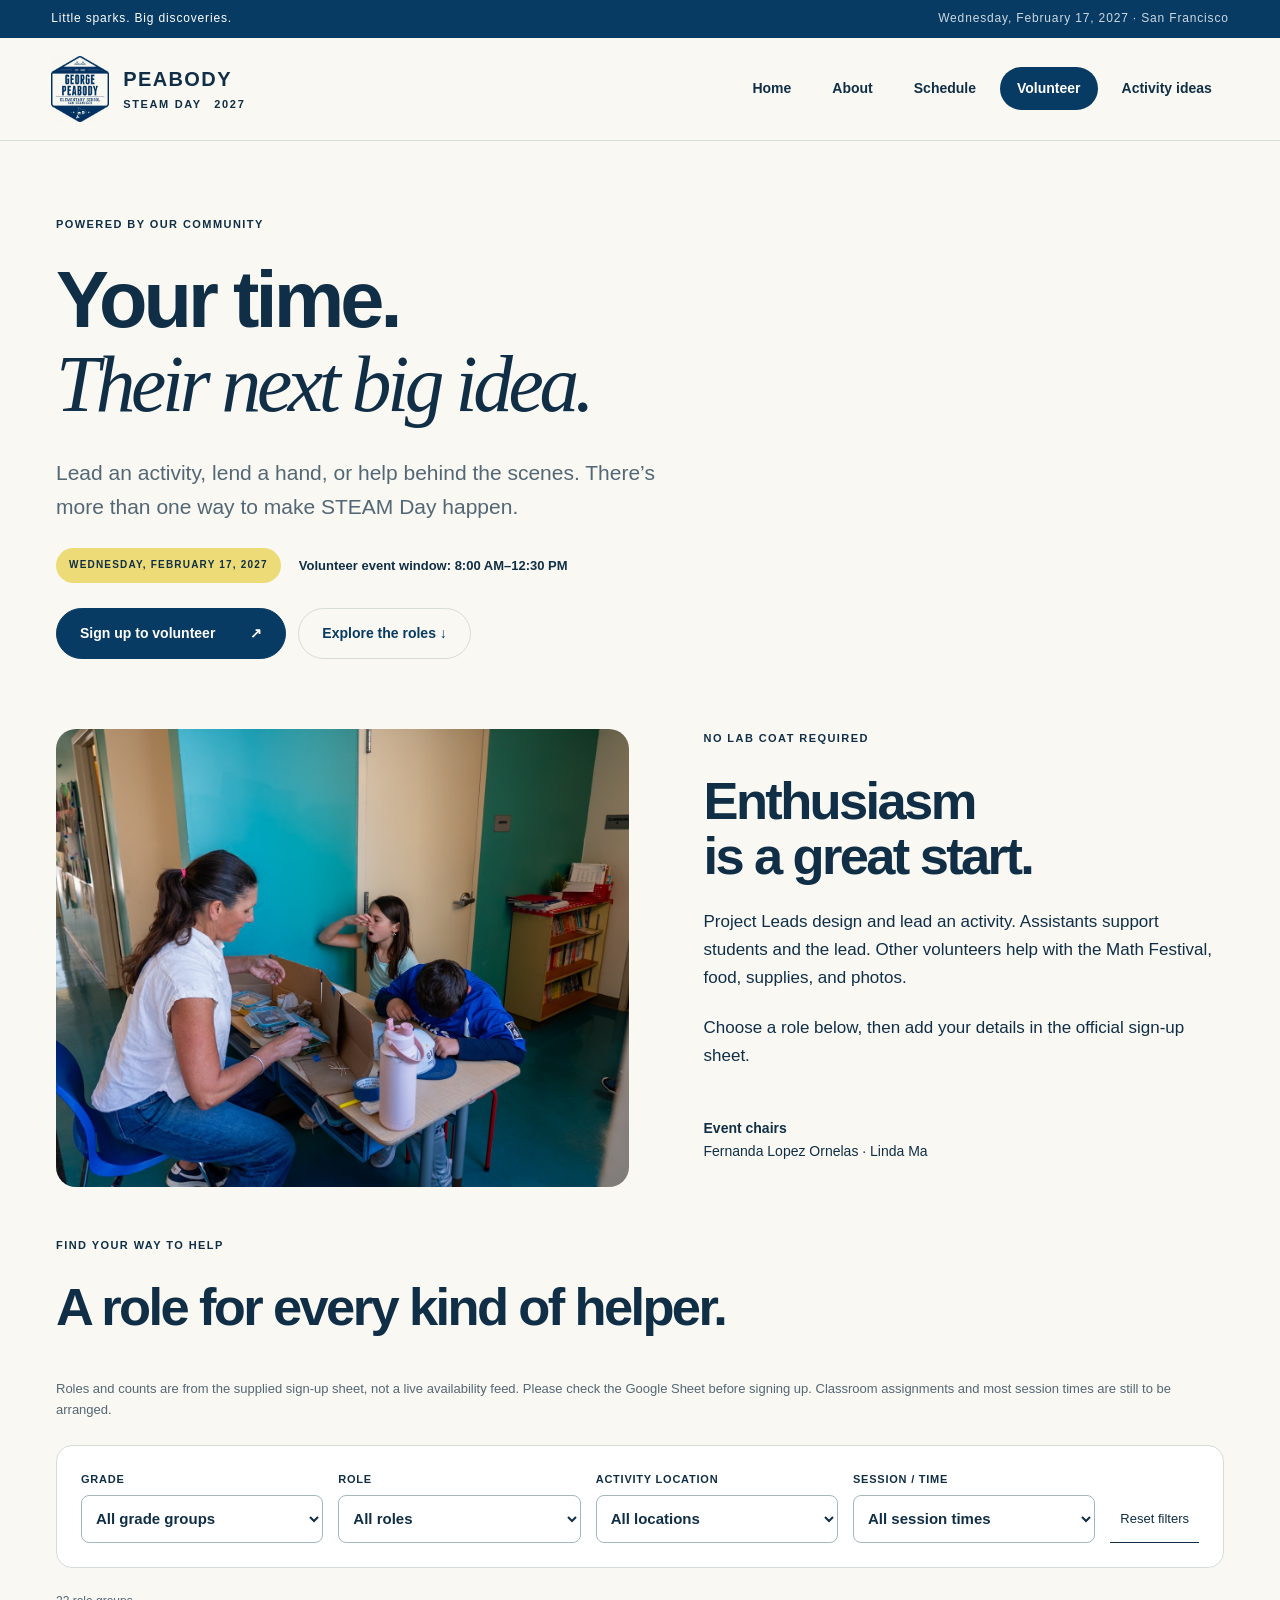
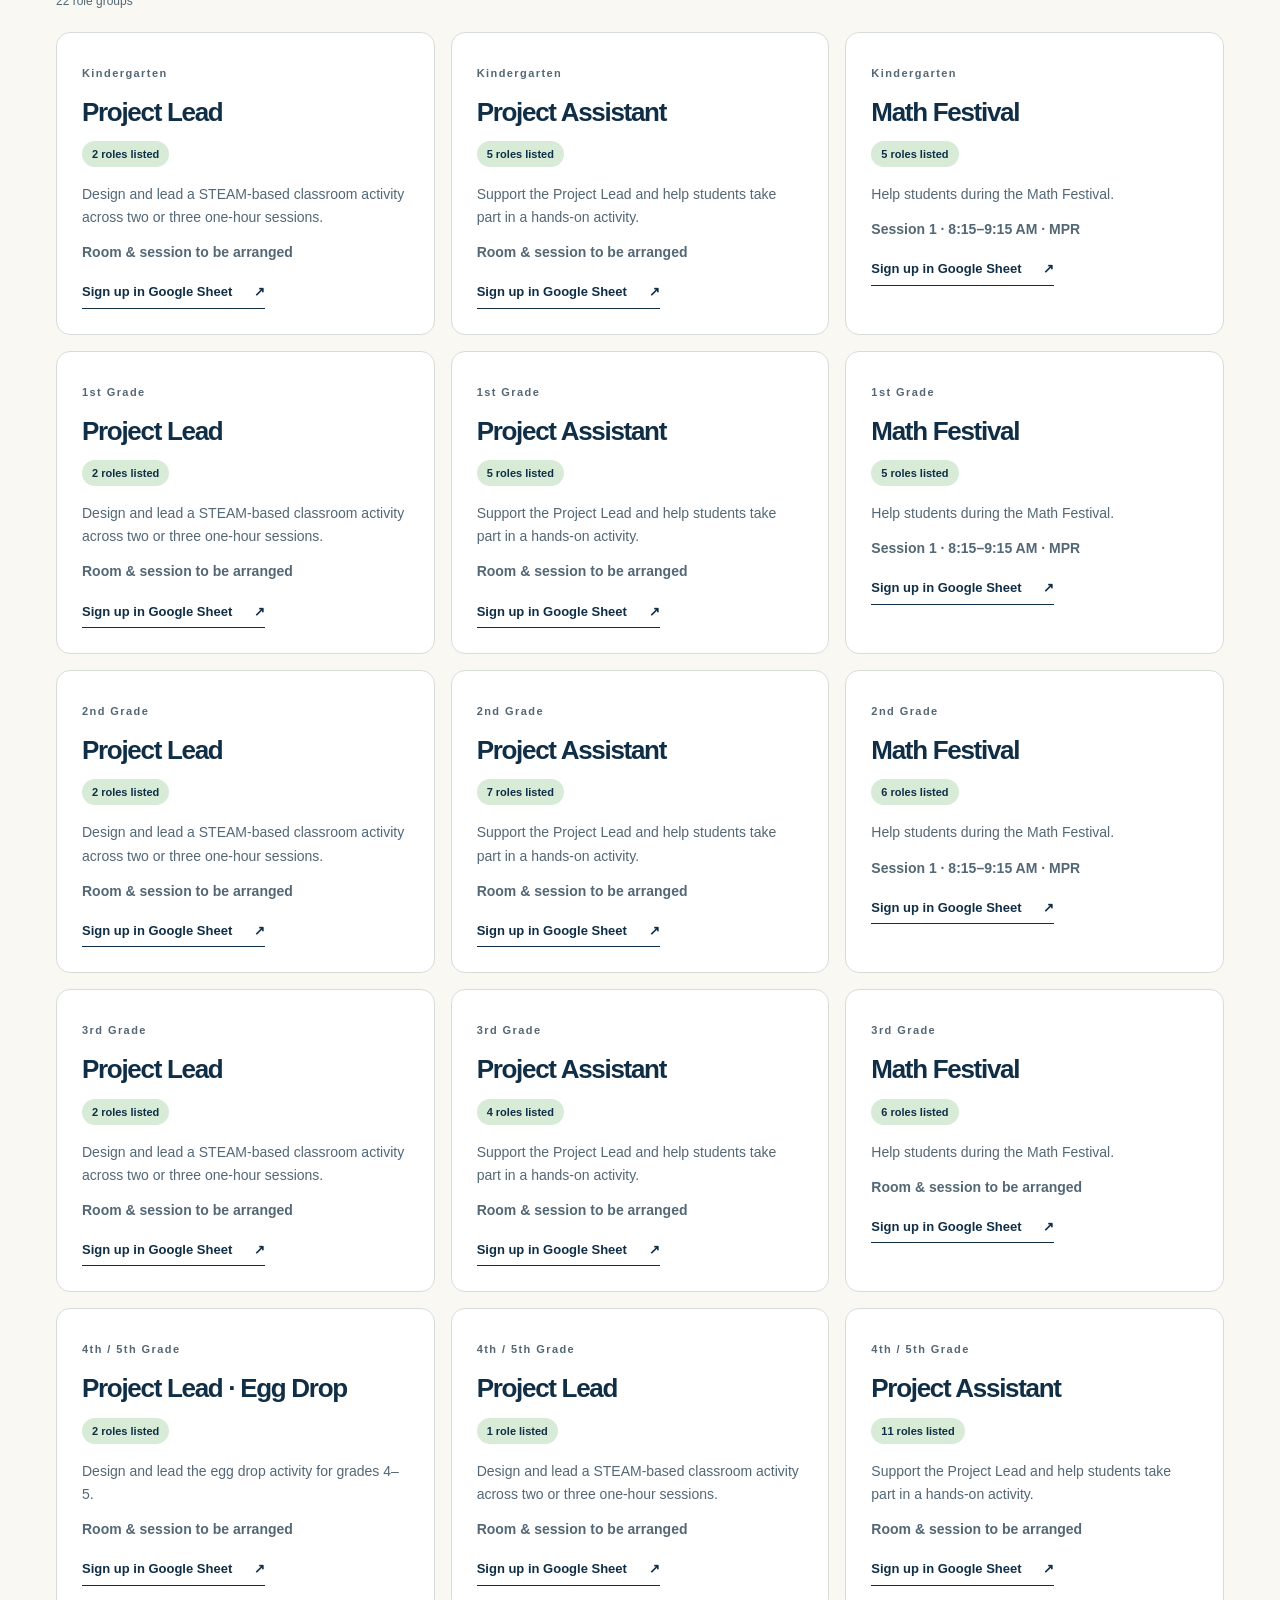
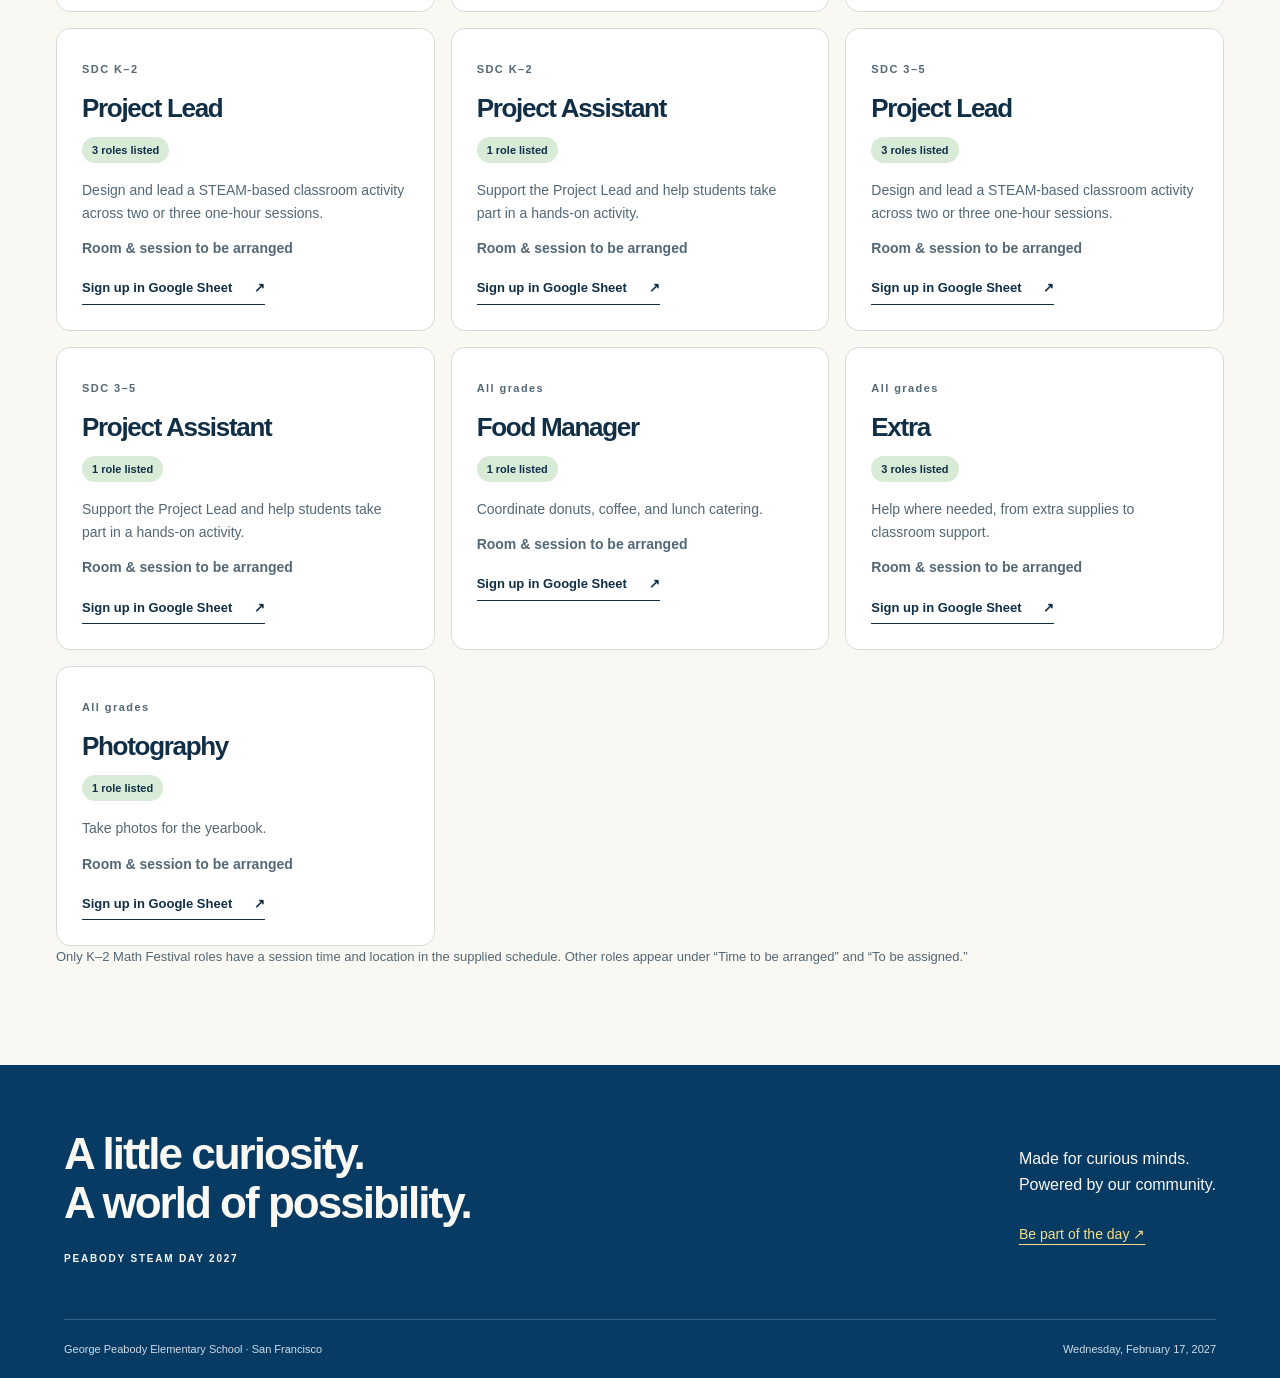
<file: volunteer.html>
<!doctype html>
<html lang="en"><head><meta charset="utf-8"><meta name="viewport" content="width=device-width,initial-scale=1"><meta name="description" content="A day of curiosity, creativity, and hands-on discovery at George Peabody Elementary School. Explore STEAM Day 2027."><meta name="theme-color" content="#063960"><meta http-equiv="Content-Security-Policy" content="default-src 'self'; script-src 'self'; style-src 'self'; img-src 'self'; media-src 'self'; frame-src https://docs.google.com; object-src 'none'; base-uri 'none'; form-action 'self'"><title>Volunteer · Peabody STEAM Day 2027</title><link rel="icon" href="assets/peabody-logo.jpg"><link rel="stylesheet" href="styles.css"><script src="app.js" defer></script></head><body>
<a class="skip" href="#main">Skip to content</a>
<div class="topline">Little sparks. Big discoveries. <span>Wednesday, February 17, 2027 · San Francisco</span></div>
<header class="header"><a class="brand" href="index.html" aria-label="Peabody STEAM Day home"><img src="assets/peabody-logo.jpg" width="64" height="73" alt="George Peabody Elementary School logo"><span>PEABODY<span class="brand-sub">STEAM DAY <b>2027</b></span></span></a><button class="menu-toggle" aria-expanded="false" aria-controls="navigation">Menu <span aria-hidden="true">☰</span></button><nav id="navigation" aria-label="Main navigation"><a href="index.html">Home</a><a href="about.html">About</a><a href="schedule.html">Schedule</a><a href="volunteer.html" aria-current="page">Volunteer</a><a href="activity-ideas.html">Activity ideas</a></nav></header>
<main id="main"><section class="page-hero wrap"><p class="eyebrow">POWERED BY OUR COMMUNITY</p><h1>Your time.<br><span class="serif">Their next big idea.</span></h1><p class="lede">Lead an activity, lend a hand, or help behind the scenes. There’s more than one way to make STEAM Day happen.</p><div class="date-row"><span class="badge">WEDNESDAY, FEBRUARY 17, 2027</span><span>Volunteer event window: 8:00 AM–12:30 PM</span></div><div class="sheet-actions"><a class="button" href="https://docs.google.com/spreadsheets/d/1lb5yKgETFiAaGtqX50En4CUmv1_OaVHP6DLszSFkCpc/edit?gid=0#gid=0" target="_blank" rel="noopener noreferrer">Sign up to volunteer <span aria-hidden="true">↗</span><span class="sr-only"> (opens in a new tab)</span></a><a class="button light" href="#opportunities">Explore the roles ↓</a></div></section><section class="split wrap volunteer-split"><img class="round-photo" src="assets/volunteers.jpg" width="1600" height="1067" alt="A volunteer helping students explore a classroom project"><div><p class="eyebrow">NO LAB COAT REQUIRED</p><h2>Enthusiasm<br>is a great start.</h2><p>Project Leads design and lead an activity. Assistants support students and the lead. Other volunteers help with the Math Festival, food, supplies, and photos.</p><p>Choose a role below, then add your details in the official sign-up sheet.</p><p class="coordinator"><strong>Event chairs</strong><br>Fernanda Lopez Ornelas · Linda Ma</p></div></section><section class="wrap data-section" id="opportunities"><p class="eyebrow">FIND YOUR WAY TO HELP</p><h2>A role for every kind of helper.</h2><p class="support-note">Roles and counts are from the supplied sign-up sheet, not a live availability feed. Please check the Google Sheet before signing up. Classroom assignments and most session times are still to be arranged.</p><div class="data-filter-group" data-group="volunteer"><div class="data-filters four-filters"><label>Grade<select data-field="grade" aria-label="Filter by grade"><option value="all">All grade groups</option><option value="K">Kindergarten</option><option value="1">1st Grade</option><option value="2">2nd Grade</option><option value="3">3rd Grade</option><option value="4/5">4th / 5th Grade</option><option value="SDC K-2">SDC K–2</option><option value="SDC 3-5">SDC 3–5</option><option value="All">All grades</option></select></label><label>Role<select data-field="role" aria-label="Filter by role"><option value="all">All roles</option><option value="Project Lead">Project Lead</option><option value="Project Lead · Egg Drop">Project Lead · Egg Drop</option><option value="Project Assistant">Project Assistant</option><option value="Math Festival">Math Festival</option><option value="Food Manager">Food Manager</option><option value="Extra">Extra</option><option value="Photography">Photography</option></select></label><label>Activity location<select data-field="room" aria-label="Filter by activity location"><option value="all">All locations</option><option value="MPR">MPR · Math Festival</option><option value="unassigned">To be assigned</option></select></label><label>Session / time<select data-field="session" aria-label="Filter by session / time"><option value="all">All session times</option><option value="1">Session 1 · 8:15–9:15 AM</option><option value="unassigned">Time to be arranged</option></select></label><button class="reset-filters" type="button">Reset filters</button></div><p class="results-count" role="status" aria-live="polite"></p><div class="roster-grid"><article class="opportunity filter-record" data-grade="K" data-role="Project Lead" data-room="unassigned" data-session="unassigned"><span class="small-label">Kindergarten</span><h3>Project Lead</h3><span class="opportunity-count">2 roles listed</span><p>Design and lead a STEAM-based classroom activity across two or three one-hour sessions.</p><p><strong>Room & session to be arranged</strong></p><a class="text-link" href="https://docs.google.com/spreadsheets/d/1lb5yKgETFiAaGtqX50En4CUmv1_OaVHP6DLszSFkCpc/edit?gid=0#gid=0" target="_blank" rel="noopener noreferrer">Sign up in Google Sheet <span aria-hidden="true">↗</span><span class="sr-only"> (opens in a new tab)</span></a></article><article class="opportunity filter-record" data-grade="K" data-role="Project Assistant" data-room="unassigned" data-session="unassigned"><span class="small-label">Kindergarten</span><h3>Project Assistant</h3><span class="opportunity-count">5 roles listed</span><p>Support the Project Lead and help students take part in a hands-on activity.</p><p><strong>Room & session to be arranged</strong></p><a class="text-link" href="https://docs.google.com/spreadsheets/d/1lb5yKgETFiAaGtqX50En4CUmv1_OaVHP6DLszSFkCpc/edit?gid=0#gid=0" target="_blank" rel="noopener noreferrer">Sign up in Google Sheet <span aria-hidden="true">↗</span><span class="sr-only"> (opens in a new tab)</span></a></article><article class="opportunity filter-record" data-grade="K" data-role="Math Festival" data-room="MPR" data-session="1"><span class="small-label">Kindergarten</span><h3>Math Festival</h3><span class="opportunity-count">5 roles listed</span><p>Help students during the Math Festival.</p><p><strong>Session 1 · 8:15–9:15 AM · MPR</strong></p><a class="text-link" href="https://docs.google.com/spreadsheets/d/1lb5yKgETFiAaGtqX50En4CUmv1_OaVHP6DLszSFkCpc/edit?gid=0#gid=0" target="_blank" rel="noopener noreferrer">Sign up in Google Sheet <span aria-hidden="true">↗</span><span class="sr-only"> (opens in a new tab)</span></a></article><article class="opportunity filter-record" data-grade="1" data-role="Project Lead" data-room="unassigned" data-session="unassigned"><span class="small-label">1st Grade</span><h3>Project Lead</h3><span class="opportunity-count">2 roles listed</span><p>Design and lead a STEAM-based classroom activity across two or three one-hour sessions.</p><p><strong>Room & session to be arranged</strong></p><a class="text-link" href="https://docs.google.com/spreadsheets/d/1lb5yKgETFiAaGtqX50En4CUmv1_OaVHP6DLszSFkCpc/edit?gid=0#gid=0" target="_blank" rel="noopener noreferrer">Sign up in Google Sheet <span aria-hidden="true">↗</span><span class="sr-only"> (opens in a new tab)</span></a></article><article class="opportunity filter-record" data-grade="1" data-role="Project Assistant" data-room="unassigned" data-session="unassigned"><span class="small-label">1st Grade</span><h3>Project Assistant</h3><span class="opportunity-count">5 roles listed</span><p>Support the Project Lead and help students take part in a hands-on activity.</p><p><strong>Room & session to be arranged</strong></p><a class="text-link" href="https://docs.google.com/spreadsheets/d/1lb5yKgETFiAaGtqX50En4CUmv1_OaVHP6DLszSFkCpc/edit?gid=0#gid=0" target="_blank" rel="noopener noreferrer">Sign up in Google Sheet <span aria-hidden="true">↗</span><span class="sr-only"> (opens in a new tab)</span></a></article><article class="opportunity filter-record" data-grade="1" data-role="Math Festival" data-room="MPR" data-session="1"><span class="small-label">1st Grade</span><h3>Math Festival</h3><span class="opportunity-count">5 roles listed</span><p>Help students during the Math Festival.</p><p><strong>Session 1 · 8:15–9:15 AM · MPR</strong></p><a class="text-link" href="https://docs.google.com/spreadsheets/d/1lb5yKgETFiAaGtqX50En4CUmv1_OaVHP6DLszSFkCpc/edit?gid=0#gid=0" target="_blank" rel="noopener noreferrer">Sign up in Google Sheet <span aria-hidden="true">↗</span><span class="sr-only"> (opens in a new tab)</span></a></article><article class="opportunity filter-record" data-grade="2" data-role="Project Lead" data-room="unassigned" data-session="unassigned"><span class="small-label">2nd Grade</span><h3>Project Lead</h3><span class="opportunity-count">2 roles listed</span><p>Design and lead a STEAM-based classroom activity across two or three one-hour sessions.</p><p><strong>Room & session to be arranged</strong></p><a class="text-link" href="https://docs.google.com/spreadsheets/d/1lb5yKgETFiAaGtqX50En4CUmv1_OaVHP6DLszSFkCpc/edit?gid=0#gid=0" target="_blank" rel="noopener noreferrer">Sign up in Google Sheet <span aria-hidden="true">↗</span><span class="sr-only"> (opens in a new tab)</span></a></article><article class="opportunity filter-record" data-grade="2" data-role="Project Assistant" data-room="unassigned" data-session="unassigned"><span class="small-label">2nd Grade</span><h3>Project Assistant</h3><span class="opportunity-count">7 roles listed</span><p>Support the Project Lead and help students take part in a hands-on activity.</p><p><strong>Room & session to be arranged</strong></p><a class="text-link" href="https://docs.google.com/spreadsheets/d/1lb5yKgETFiAaGtqX50En4CUmv1_OaVHP6DLszSFkCpc/edit?gid=0#gid=0" target="_blank" rel="noopener noreferrer">Sign up in Google Sheet <span aria-hidden="true">↗</span><span class="sr-only"> (opens in a new tab)</span></a></article><article class="opportunity filter-record" data-grade="2" data-role="Math Festival" data-room="MPR" data-session="1"><span class="small-label">2nd Grade</span><h3>Math Festival</h3><span class="opportunity-count">6 roles listed</span><p>Help students during the Math Festival.</p><p><strong>Session 1 · 8:15–9:15 AM · MPR</strong></p><a class="text-link" href="https://docs.google.com/spreadsheets/d/1lb5yKgETFiAaGtqX50En4CUmv1_OaVHP6DLszSFkCpc/edit?gid=0#gid=0" target="_blank" rel="noopener noreferrer">Sign up in Google Sheet <span aria-hidden="true">↗</span><span class="sr-only"> (opens in a new tab)</span></a></article><article class="opportunity filter-record" data-grade="3" data-role="Project Lead" data-room="unassigned" data-session="unassigned"><span class="small-label">3rd Grade</span><h3>Project Lead</h3><span class="opportunity-count">2 roles listed</span><p>Design and lead a STEAM-based classroom activity across two or three one-hour sessions.</p><p><strong>Room & session to be arranged</strong></p><a class="text-link" href="https://docs.google.com/spreadsheets/d/1lb5yKgETFiAaGtqX50En4CUmv1_OaVHP6DLszSFkCpc/edit?gid=0#gid=0" target="_blank" rel="noopener noreferrer">Sign up in Google Sheet <span aria-hidden="true">↗</span><span class="sr-only"> (opens in a new tab)</span></a></article><article class="opportunity filter-record" data-grade="3" data-role="Project Assistant" data-room="unassigned" data-session="unassigned"><span class="small-label">3rd Grade</span><h3>Project Assistant</h3><span class="opportunity-count">4 roles listed</span><p>Support the Project Lead and help students take part in a hands-on activity.</p><p><strong>Room & session to be arranged</strong></p><a class="text-link" href="https://docs.google.com/spreadsheets/d/1lb5yKgETFiAaGtqX50En4CUmv1_OaVHP6DLszSFkCpc/edit?gid=0#gid=0" target="_blank" rel="noopener noreferrer">Sign up in Google Sheet <span aria-hidden="true">↗</span><span class="sr-only"> (opens in a new tab)</span></a></article><article class="opportunity filter-record" data-grade="3" data-role="Math Festival" data-room="unassigned" data-session="unassigned"><span class="small-label">3rd Grade</span><h3>Math Festival</h3><span class="opportunity-count">6 roles listed</span><p>Help students during the Math Festival.</p><p><strong>Room & session to be arranged</strong></p><a class="text-link" href="https://docs.google.com/spreadsheets/d/1lb5yKgETFiAaGtqX50En4CUmv1_OaVHP6DLszSFkCpc/edit?gid=0#gid=0" target="_blank" rel="noopener noreferrer">Sign up in Google Sheet <span aria-hidden="true">↗</span><span class="sr-only"> (opens in a new tab)</span></a></article><article class="opportunity filter-record" data-grade="4/5" data-role="Project Lead · Egg Drop" data-room="unassigned" data-session="unassigned"><span class="small-label">4th / 5th Grade</span><h3>Project Lead · Egg Drop</h3><span class="opportunity-count">2 roles listed</span><p>Design and lead the egg drop activity for grades 4–5.</p><p><strong>Room & session to be arranged</strong></p><a class="text-link" href="https://docs.google.com/spreadsheets/d/1lb5yKgETFiAaGtqX50En4CUmv1_OaVHP6DLszSFkCpc/edit?gid=0#gid=0" target="_blank" rel="noopener noreferrer">Sign up in Google Sheet <span aria-hidden="true">↗</span><span class="sr-only"> (opens in a new tab)</span></a></article><article class="opportunity filter-record" data-grade="4/5" data-role="Project Lead" data-room="unassigned" data-session="unassigned"><span class="small-label">4th / 5th Grade</span><h3>Project Lead</h3><span class="opportunity-count">1 role listed</span><p>Design and lead a STEAM-based classroom activity across two or three one-hour sessions.</p><p><strong>Room & session to be arranged</strong></p><a class="text-link" href="https://docs.google.com/spreadsheets/d/1lb5yKgETFiAaGtqX50En4CUmv1_OaVHP6DLszSFkCpc/edit?gid=0#gid=0" target="_blank" rel="noopener noreferrer">Sign up in Google Sheet <span aria-hidden="true">↗</span><span class="sr-only"> (opens in a new tab)</span></a></article><article class="opportunity filter-record" data-grade="4/5" data-role="Project Assistant" data-room="unassigned" data-session="unassigned"><span class="small-label">4th / 5th Grade</span><h3>Project Assistant</h3><span class="opportunity-count">11 roles listed</span><p>Support the Project Lead and help students take part in a hands-on activity.</p><p><strong>Room & session to be arranged</strong></p><a class="text-link" href="https://docs.google.com/spreadsheets/d/1lb5yKgETFiAaGtqX50En4CUmv1_OaVHP6DLszSFkCpc/edit?gid=0#gid=0" target="_blank" rel="noopener noreferrer">Sign up in Google Sheet <span aria-hidden="true">↗</span><span class="sr-only"> (opens in a new tab)</span></a></article><article class="opportunity filter-record" data-grade="SDC K-2" data-role="Project Lead" data-room="unassigned" data-session="unassigned"><span class="small-label">SDC K–2</span><h3>Project Lead</h3><span class="opportunity-count">3 roles listed</span><p>Design and lead a STEAM-based classroom activity across two or three one-hour sessions.</p><p><strong>Room & session to be arranged</strong></p><a class="text-link" href="https://docs.google.com/spreadsheets/d/1lb5yKgETFiAaGtqX50En4CUmv1_OaVHP6DLszSFkCpc/edit?gid=0#gid=0" target="_blank" rel="noopener noreferrer">Sign up in Google Sheet <span aria-hidden="true">↗</span><span class="sr-only"> (opens in a new tab)</span></a></article><article class="opportunity filter-record" data-grade="SDC K-2" data-role="Project Assistant" data-room="unassigned" data-session="unassigned"><span class="small-label">SDC K–2</span><h3>Project Assistant</h3><span class="opportunity-count">1 role listed</span><p>Support the Project Lead and help students take part in a hands-on activity.</p><p><strong>Room & session to be arranged</strong></p><a class="text-link" href="https://docs.google.com/spreadsheets/d/1lb5yKgETFiAaGtqX50En4CUmv1_OaVHP6DLszSFkCpc/edit?gid=0#gid=0" target="_blank" rel="noopener noreferrer">Sign up in Google Sheet <span aria-hidden="true">↗</span><span class="sr-only"> (opens in a new tab)</span></a></article><article class="opportunity filter-record" data-grade="SDC 3-5" data-role="Project Lead" data-room="unassigned" data-session="unassigned"><span class="small-label">SDC 3–5</span><h3>Project Lead</h3><span class="opportunity-count">3 roles listed</span><p>Design and lead a STEAM-based classroom activity across two or three one-hour sessions.</p><p><strong>Room & session to be arranged</strong></p><a class="text-link" href="https://docs.google.com/spreadsheets/d/1lb5yKgETFiAaGtqX50En4CUmv1_OaVHP6DLszSFkCpc/edit?gid=0#gid=0" target="_blank" rel="noopener noreferrer">Sign up in Google Sheet <span aria-hidden="true">↗</span><span class="sr-only"> (opens in a new tab)</span></a></article><article class="opportunity filter-record" data-grade="SDC 3-5" data-role="Project Assistant" data-room="unassigned" data-session="unassigned"><span class="small-label">SDC 3–5</span><h3>Project Assistant</h3><span class="opportunity-count">1 role listed</span><p>Support the Project Lead and help students take part in a hands-on activity.</p><p><strong>Room & session to be arranged</strong></p><a class="text-link" href="https://docs.google.com/spreadsheets/d/1lb5yKgETFiAaGtqX50En4CUmv1_OaVHP6DLszSFkCpc/edit?gid=0#gid=0" target="_blank" rel="noopener noreferrer">Sign up in Google Sheet <span aria-hidden="true">↗</span><span class="sr-only"> (opens in a new tab)</span></a></article><article class="opportunity filter-record" data-grade="All" data-role="Food Manager" data-room="unassigned" data-session="unassigned"><span class="small-label">All grades</span><h3>Food Manager</h3><span class="opportunity-count">1 role listed</span><p>Coordinate donuts, coffee, and lunch catering.</p><p><strong>Room & session to be arranged</strong></p><a class="text-link" href="https://docs.google.com/spreadsheets/d/1lb5yKgETFiAaGtqX50En4CUmv1_OaVHP6DLszSFkCpc/edit?gid=0#gid=0" target="_blank" rel="noopener noreferrer">Sign up in Google Sheet <span aria-hidden="true">↗</span><span class="sr-only"> (opens in a new tab)</span></a></article><article class="opportunity filter-record" data-grade="All" data-role="Extra" data-room="unassigned" data-session="unassigned"><span class="small-label">All grades</span><h3>Extra</h3><span class="opportunity-count">3 roles listed</span><p>Help where needed, from extra supplies to classroom support.</p><p><strong>Room & session to be arranged</strong></p><a class="text-link" href="https://docs.google.com/spreadsheets/d/1lb5yKgETFiAaGtqX50En4CUmv1_OaVHP6DLszSFkCpc/edit?gid=0#gid=0" target="_blank" rel="noopener noreferrer">Sign up in Google Sheet <span aria-hidden="true">↗</span><span class="sr-only"> (opens in a new tab)</span></a></article><article class="opportunity filter-record" data-grade="All" data-role="Photography" data-room="unassigned" data-session="unassigned"><span class="small-label">All grades</span><h3>Photography</h3><span class="opportunity-count">1 role listed</span><p>Take photos for the yearbook.</p><p><strong>Room & session to be arranged</strong></p><a class="text-link" href="https://docs.google.com/spreadsheets/d/1lb5yKgETFiAaGtqX50En4CUmv1_OaVHP6DLszSFkCpc/edit?gid=0#gid=0" target="_blank" rel="noopener noreferrer">Sign up in Google Sheet <span aria-hidden="true">↗</span><span class="sr-only"> (opens in a new tab)</span></a></article></div><div class="empty-state" hidden><h3>No roles match those filters.</h3><p>Try a different grade or reset the filters to see all roles.</p></div></div><p class="support-note">Only K–2 Math Festival roles have a session time and location in the supplied schedule. Other roles appear under “Time to be arranged” and “To be assigned.”</p></section></main>
<footer><div class="footer-top"><a class="footer-brand" href="index.html">A little curiosity.<br>A world of possibility.<span>PEABODY STEAM DAY 2027</span></a><div><p>Made for curious minds.<br>Powered by our community.</p><a href="volunteer.html">Be part of the day <span aria-hidden="true">↗</span></a></div></div><div class="footer-bottom"><span>George Peabody Elementary School · San Francisco</span><span>Wednesday, February 17, 2027</span></div></footer>
</body></html>
</file>
<file: styles.css>
:root{--blue:#073b64;--ink:#102f47;--paper:#f9f8f2;--muted:#536775;--line:#d6ddd9;--mint:#d7ebd7;--orange:#e57842;--peach:#f7d7bd;--yellow:#eddb78;--white:#fff;--round:20px}*{box-sizing:border-box}html{scroll-behavior:smooth;scroll-padding-top:110px}body{margin:0;background:var(--paper);color:var(--ink);font-family:'Avenir Next',Avenir,'Segoe UI',sans-serif;font-size:17px;line-height:1.65;-webkit-font-smoothing:antialiased}a{color:inherit;text-underline-offset:5px}button,select{font:inherit}button,a,summary,select{-webkit-tap-highlight-color:transparent}button,select,summary{cursor:pointer}button{color:inherit}a:focus-visible,button:focus-visible,summary:focus-visible,select:focus-visible,video:focus-visible{outline:3px solid #a54d18;outline-offset:5px}img{display:block;max-width:100%;height:auto}h1,h2,h3,p{margin-top:0}h1,h2,h3{line-height:1.05;letter-spacing:-.05em}h1{font-size:clamp(56px,7.3vw,112px);font-weight:750;margin-bottom:0}h2{font-size:clamp(35px,4.1vw,60px);font-weight:700}h3{font-size:31px}p{margin-bottom:22px}.wrap{max-width:1280px;width:calc(100% - 112px);margin-left:auto;margin-right:auto}.topline{background:var(--blue);color:#fff;padding:9px 4%;display:flex;justify-content:space-between;font-size:12px;letter-spacing:.07em}.topline span{opacity:.8}.header{display:flex;align-items:center;justify-content:space-between;gap:25px;padding:18px 4%;background:var(--paper);border-bottom:1px solid var(--line);position:relative;z-index:20}.brand{display:flex;gap:14px;align-items:center;text-decoration:none;font-weight:800;font-size:20px;letter-spacing:.07em;line-height:1.35}.brand img{width:58px;height:66px;object-fit:contain;mix-blend-mode:multiply}.brand-sub{display:block;font-size:11px;letter-spacing:.15em;margin-top:4px}.brand-sub b{margin-left:8px}.header nav{display:flex;align-items:center;gap:7px}.header nav a{text-decoration:none;padding:10px 17px;border-radius:30px;font-size:14px;font-weight:650;transition:background .2s}.header nav a:hover{background:#e4eade}.header nav a[aria-current=page]{background:var(--blue);color:white}.menu-toggle{display:none}.skip{position:absolute;z-index:100;left:15px;top:-100px;background:#fff;padding:15px}.skip:focus{top:10px}.hero{padding:63px 0 45px;display:flex;align-items:end;justify-content:space-between;gap:40px}.eyebrow,.small-label{font-size:11px;font-weight:750;letter-spacing:.13em;line-height:1.5}.eyebrow{margin-bottom:26px}.dot{display:inline-block;background:var(--orange);width:9px;height:9px;border-radius:50%;margin-right:7px}.underlined{position:relative}.underlined:after{content:'';position:absolute;bottom:-3px;left:2px;right:0;height:6px;background:var(--orange);border-radius:50%;transform:rotate(-1deg)}.hero-aside{min-width:250px;padding-bottom:5px;position:relative}.hero-aside p{font-size:19px;line-height:1.5;margin-bottom:16px}.hero-star{width:69px;color:var(--orange);position:absolute;top:-99px;right:12px;transform:rotate(8deg)}.hero-star svg{display:block;width:100%}.text-link{text-decoration:none;border-bottom:1px solid var(--ink);font-size:14px;font-weight:700;padding-bottom:5px}.text-link span{margin-left:18px}.film{padding-top:20px}.video-frame{background:#032c50;border-radius:20px;overflow:hidden;box-shadow:0 12px 35px #163b5312}.video-frame video{width:100%;display:block;aspect-ratio:16/9;object-fit:contain}.film-caption{display:flex;align-items:center;justify-content:space-between;gap:20px;padding:23px 0 12px}.film-caption h2{font-size:25px;letter-spacing:-.035em;margin:5px 0 0}.film-time{font-size:10px;letter-spacing:.1em;white-space:nowrap;font-weight:700}.film-time>span{display:inline-flex;width:30px;height:30px;border:1px solid var(--line);border-radius:50%;align-items:center;justify-content:center;margin-right:8px;font-size:9px}.video-description{font-size:12px;max-width:790px;color:var(--muted);margin-bottom:45px}.video-description summary{padding:8px 0}.video-description p{font-size:14px;max-width:700px;margin:8px 0}.ticker{overflow:hidden;background:var(--yellow);padding:18px 10px;transform:rotate(-.7deg);border-block:1px solid #17374a30;margin:45px 0 10px;white-space:nowrap;text-align:center}.ticker span{font-size:clamp(14px,2vw,26px);font-weight:800;letter-spacing:.03em}.ticker i{font-style:normal;padding:0 23px;color:var(--blue)}.intro{padding:90px 0 50px}.intro-grid{display:grid;grid-template-columns:1fr 1fr;gap:85px;align-items:start}.intro-grid h2{font-size:69px}.intro-grid p{font-size:20px;max-width:535px}.serif{font-family:Georgia,'Times New Roman',serif;font-style:italic;font-weight:400;letter-spacing:-.055em}.button{display:inline-flex;justify-content:space-between;align-items:center;gap:35px;min-height:51px;padding:13px 23px;background:var(--blue);color:#fff;text-decoration:none;font-size:14px;font-weight:700;border-radius:30px;border:1px solid var(--blue);line-height:1.5;transition:transform .2s,background .2s}.button:hover{background:#0b527f;transform:translateY(-2px)}.button.light{background:var(--paper);color:var(--blue);border-color:var(--line)}.home-cards{display:grid;grid-template-columns:1fr 1fr 1fr;gap:20px}.feature-card{border-radius:var(--round);padding:33px 28px;min-height:360px;text-decoration:none;position:relative;transition:transform .2s}.feature-card:hover,.photo-link:hover{transform:translateY(-5px)}.peach{background:var(--peach)}.mint{background:var(--mint)}.card-number{font-size:10px;letter-spacing:.13em;font-weight:750}.feature-card h3{font-size:38px;line-height:1.1;margin:50px 0 20px}.feature-card p{font-size:14px;line-height:1.6}.circle-arrow{position:absolute;right:25px;top:25px;border:1px solid #0a3a6250;width:36px;height:36px;border-radius:50%;display:grid;place-items:center}.photo-link{border-radius:var(--round);overflow:hidden;position:relative;min-height:360px;transition:transform .2s}.photo-link>img{height:100%;width:100%;object-fit:cover}.photo-link>span{position:absolute;left:15px;right:15px;bottom:15px;padding:15px 20px;background:var(--paper);display:flex;justify-content:space-between;font-weight:700;font-size:16px;border-radius:9px}.save-date{text-align:center;padding:100px 0 105px}.badge{display:inline-block;font-size:10px;letter-spacing:.12em;font-weight:750;background:var(--mint);padding:9px 13px;border-radius:20px}.save-date h2{font-size:62px;margin:25px auto 22px}.save-date p{max-width:590px;margin:0 auto;color:var(--muted)}footer{background:var(--blue);color:var(--paper);padding:64px 5% 20px}.footer-top{display:flex;justify-content:space-between;align-items:center;gap:40px;padding-bottom:55px}.footer-brand{text-decoration:none;font-size:44px;font-weight:700;line-height:1.12;letter-spacing:-.045em}.footer-brand>span{display:block;font-size:10px;font-weight:600;letter-spacing:.18em;margin-top:26px}.footer-top>div{font-size:16px}.footer-top>div a{color:#f3dd87;font-size:14px}.footer-bottom{border-top:1px solid #ffffff30;padding-top:20px;display:flex;justify-content:space-between;gap:20px;font-size:11px;color:#ccdbe8}.page-hero{padding:75px 0 60px}.page-hero h1{font-size:clamp(52px,6.2vw,92px);margin-bottom:30px;max-width:1100px}.lede{font-size:21px;line-height:1.6;max-width:640px;color:var(--muted);margin-bottom:25px}.split{display:grid;grid-template-columns:1.1fr 1fr;gap:75px;align-items:center;padding:10px 0 50px}.round-photo{border-radius:var(--round);aspect-ratio:1.25;object-fit:cover;width:100%}.split h2{margin:20px 0 25px}.section-pad{padding:75px 0}.steam-grid{display:grid;grid-template-columns:repeat(5,1fr);gap:25px}.steam-letter{width:74px;height:74px;display:grid;place-items:center;font-size:45px;font-weight:800;border-radius:18px;margin-bottom:28px;transform:rotate(-5deg)}.letter-0,.letter-3{background:var(--peach)}.letter-1,.letter-4{background:var(--mint);transform:rotate(5deg)}.letter-2{background:var(--yellow)}.steam-item h3{font-size:23px;letter-spacing:-.03em}.steam-item p{font-size:15px;color:var(--muted)}.band{background:var(--mint);border-radius:var(--round);display:grid;grid-template-columns:1fr 1fr;gap:70px;padding:50px;margin-bottom:80px;align-items:center}.band h2{font-size:48px;margin:0}.band p:not(.eyebrow){font-size:18px}.schedule-layout{display:grid;grid-template-columns:310px 1fr;gap:65px;padding-bottom:60px}.event-note{background:var(--mint);border-radius:var(--round);padding:28px;height:fit-content}.event-note h2{font-size:35px;margin:22px 0}.event-note dl{font-size:15px}.event-note dt{font-size:10px;letter-spacing:.13em;text-transform:uppercase;margin-top:20px;font-weight:750}.event-note dd{margin:5px 0}.event-note p{font-size:14px}.timeline>article{display:flex;gap:25px;align-items:start;border-bottom:1px solid var(--line);padding:27px 0}.timeline h2{font-size:25px;margin:0 0 10px}.timeline p{font-size:15px;line-height:1.5;margin:0}.timeline-num{color:var(--muted);font-size:13px}.time-tbd{white-space:nowrap;font-size:12px;margin-left:auto;color:var(--muted)}.faq{padding:10px 0 80px}.faq details{border-top:1px solid var(--line);padding:20px 0}.faq summary{font-weight:650;font-size:18px}.faq details p{max-width:750px;margin:20px 0 0;color:var(--muted)}.role-grid{display:grid;grid-template-columns:repeat(4,1fr);gap:20px}.role{border-top:1px solid var(--blue);padding-top:25px}.role-symbol{font-size:40px;line-height:1;display:block;margin-bottom:28px;color:var(--orange)}.role h3{font-size:27px}.role p{font-size:16px;color:var(--muted)}.notice{border:1px solid var(--line);background:#fff9e2;border-radius:14px;padding:25px 30px;margin-top:35px}.notice p{font-size:15px;margin:5px 0}.ideas-section{padding-bottom:80px}.ideas-toolbar{display:flex;justify-content:space-between;align-items:center;gap:15px;flex-wrap:wrap;border-bottom:1px solid var(--line);padding-bottom:20px}.filters{display:flex;gap:8px;flex-wrap:wrap}.filter{border:1px solid #b9c8c6;background:transparent;padding:10px 18px;border-radius:30px;font-size:13px;min-height:44px}.filter.selected,.filter:hover{background:var(--blue);border-color:var(--blue);color:white}#idea-count,.results-count{font-size:12px;color:var(--muted);margin:0}.ideas-note{font-size:13px;color:var(--muted);max-width:910px;margin:20px 0 30px}.ideas-grid{display:grid;grid-template-columns:repeat(3,1fr);gap:30px 24px}.idea-card{background:#fff;border:1px solid var(--line);border-radius:16px;overflow:hidden}.idea-image{height:220px;position:relative;overflow:hidden}.idea-image img{width:100%;height:100%;object-fit:cover;transition:transform .4s}.idea-card:hover .idea-image img{transform:scale(1.04)}.idea-tag{position:absolute;left:15px;top:15px;border-radius:20px;background:var(--paper);padding:6px 12px;font-size:11px;font-weight:650}.idea-index{position:absolute;bottom:12px;right:15px;font-size:43px;color:white;text-shadow:0 1px 10px #0008;font-weight:750}.idea-copy{padding:25px}.idea-copy h2{font-size:28px;letter-spacing:-.04em;margin:15px 0}.idea-copy>p{font-size:15px;color:var(--muted)}.idea-copy details{border-top:1px solid var(--line)}.idea-copy summary{list-style:none;display:flex;justify-content:space-between;padding-top:16px;font-size:13px;font-weight:700;min-height:44px}.idea-copy summary::-webkit-details-marker{display:none}.idea-copy details[open] summary span{transform:rotate(45deg)}.idea-details h3{font-size:14px;letter-spacing:0;margin:20px 0 5px}.idea-details p{font-size:14px;margin:0;color:var(--muted)}[hidden]{display:none!important}.sheet-actions{display:flex;gap:12px;flex-wrap:wrap;margin:22px 0 0}.date-row{display:flex;gap:18px;align-items:center;margin-bottom:25px;font-size:13px;font-weight:700}.date-row .badge{background:var(--yellow)}.presentation-section{padding-bottom:70px}.presentation-frame{aspect-ratio:16/10;border:1px solid var(--line);background:#e9eee9;border-radius:16px;overflow:hidden;margin:25px 0 20px}.presentation-frame iframe{width:100%;height:100%;border:0}.presentation-section>p{font-size:14px;color:var(--muted)}.planning-note{font-size:14px;background:var(--yellow);padding:15px 20px;border-radius:10px;margin-bottom:25px}.data-section{padding-bottom:75px}.data-filters{display:grid;grid-template-columns:repeat(3,minmax(0,1fr)) auto;gap:15px;border:1px solid var(--line);padding:24px;border-radius:16px;margin:24px 0;background:#fff}.data-filters label{font-size:11px;letter-spacing:.07em;text-transform:uppercase;font-weight:700}.data-filters select{display:block;width:100%;margin-top:7px;border:1px solid #a5b7bd;border-radius:8px;background:#fff;min-height:48px;padding:10px;color:var(--ink);font-size:15px}.reset-filters{align-self:end;min-height:48px;border:0;border-bottom:1px solid var(--ink);background:none;font-size:13px;padding:10px}.schedule-cards{display:grid;grid-template-columns:repeat(2,1fr);gap:16px;margin-top:20px}.schedule-card{border:1px solid var(--line);background:#fff;border-radius:14px;padding:24px}.schedule-card .session-tag{display:inline-block;font-size:11px;letter-spacing:.05em;font-weight:700;color:var(--blue);background:var(--mint);padding:5px 9px;border-radius:20px;margin-bottom:14px}.schedule-card h2{font-size:24px;margin:0 0 12px;letter-spacing:-.035em}.schedule-card .class-name{font-size:13px;font-weight:650;margin:0 0 12px}.schedule-card .where{font-size:14px;margin:0;color:var(--muted)}.schedule-card .where b{color:var(--ink)}.empty-state{padding:35px;border:1px dashed var(--line);text-align:center;border-radius:12px;margin-top:20px}.empty-state h3{font-size:24px}.empty-state p{font-size:15px;margin:0}.day-strip{display:grid;grid-template-columns:repeat(3,1fr);gap:15px;margin:25px 0}.day-strip div{background:var(--mint);border-radius:10px;padding:17px;font-size:13px}.day-strip b{display:block;font-size:15px}.roster-grid{display:grid;grid-template-columns:repeat(3,1fr);gap:16px;margin-top:20px}.opportunity{background:white;border:1px solid var(--line);border-radius:14px;padding:25px}.opportunity .small-label{color:var(--muted)}.opportunity h3{font-size:26px;margin:13px 0}.opportunity p{font-size:14px;margin:0 0 12px;color:var(--muted)}.opportunity a{font-size:13px;font-weight:700}.opportunity-count{display:inline-block;background:var(--mint);padding:4px 10px;border-radius:14px;font-size:11px;font-weight:700;margin-bottom:16px}.four-filters{grid-template-columns:repeat(4,minmax(0,1fr)) auto}.coordinator{font-size:14px;padding-top:25px}.support-note{font-size:13px;color:var(--muted)}
@media(min-width:1600px){.wrap{max-width:1360px}.hero{padding-top:75px}.header{padding-inline:max(4%,calc((100vw - 1440px)/2))}}
@media(max-width:1050px){.wrap{width:calc(100% - 64px)}.header nav{gap:0}.header nav a{padding:10px 12px}.hero-aside{min-width:210px}.hero-aside p{font-size:17px}.hero-star{width:52px;top:-75px}.intro-grid{gap:40px}.intro-grid h2{font-size:56px}.feature-card{padding:25px 23px}.feature-card h3{font-size:30px}.feature-card p{font-size:13px}.home-cards{gap:15px}.steam-grid{gap:15px}.steam-item h3{font-size:19px}.split{gap:40px}.role-grid{grid-template-columns:repeat(2,1fr);gap:35px}.schedule-layout{grid-template-columns:260px 1fr;gap:35px}.ideas-grid,.roster-grid{grid-template-columns:repeat(2,1fr)}.four-filters{grid-template-columns:repeat(2,minmax(0,1fr))}.four-filters .reset-filters{grid-column:2;justify-self:end}.band{padding:35px;gap:30px}}
@media(max-width:740px){body{font-size:16px}.wrap{width:calc(100% - 36px)}.topline{justify-content:center;font-size:10px;padding:7px 12px}.topline span{display:none}.header{padding:12px 18px;position:sticky;top:0;min-height:82px;box-shadow:0 2px 10px #14384f08}.brand{font-size:17px;gap:10px}.brand img{width:43px;height:49px}.brand-sub{font-size:9px}.menu-toggle{display:flex;gap:15px;align-items:center;background:none;border:1px solid var(--line);padding:10px 14px;border-radius:24px;font-size:13px;min-height:44px}.header nav{display:flex;flex-wrap:wrap;gap:5px;justify-content:center;margin-top:14px;width:100%}.header{flex-wrap:wrap}.menu-toggle{display:none}.js .menu-toggle{display:flex}.js .header nav{display:none}.js .header nav.open{display:flex}.header nav a{padding:12px 15px;font-size:13px}.hero{padding:40px 0 25px;display:block}.eyebrow{font-size:9px;letter-spacing:.10em;margin-bottom:20px}.hero h1{font-size:clamp(47px,11.8vw,82px);line-height:1.08;letter-spacing:-.06em}.underlined:after{height:4px}.hero-aside{margin-top:28px;display:flex;justify-content:space-between;align-items:center;gap:15px;min-width:0}.hero-aside p{font-size:14px;line-height:1.5;margin:0}.hero-aside .text-link{font-size:11px;white-space:nowrap}.hero-star{display:none}.film{padding-top:5px}.video-frame{border-radius:12px}.film-caption{display:block;padding:18px 0 4px}.film-caption h2{font-size:21px;margin:6px 0 12px}.film-time{font-size:9px}.film-time>span{width:24px;height:24px}.small-label{font-size:9px}.video-description{font-size:11px;margin-bottom:20px}.ticker{margin:25px 0 0;padding:13px 0;text-align:left}.ticker span{font-size:13px;padding:0 16px}.ticker i{padding:0 12px}.intro{padding:48px 0 32px}.intro-grid{display:block}.intro-grid h2{font-size:48px;line-height:1.08;margin-bottom:24px}.intro-grid p{font-size:17px}.button{font-size:13px;min-height:48px;padding:12px 20px}.home-cards{grid-template-columns:1fr 1fr;gap:12px}.feature-card{min-height:300px;padding:22px 17px}.card-number{font-size:8px}.feature-card h3{font-size:27px;margin-top:42px}.feature-card p{font-size:12px}.feature-card p br{display:none}.circle-arrow{right:12px;top:17px;width:28px;height:28px;font-size:14px}.photo-link{grid-column:1/-1;min-height:0;height:250px}.save-date{padding:60px 0}.save-date h2{font-size:40px}.save-date p{font-size:15px}.badge{font-size:9px}.footer-top{display:block;padding-bottom:30px}.footer-brand{font-size:35px}.footer-top>div{margin-top:30px;font-size:14px}.footer-bottom{display:block;font-size:10px}.footer-bottom span{display:block;margin-top:9px}footer{padding:42px 22px 25px}.page-hero{padding:43px 0 30px}.page-hero h1{font-size:clamp(42px,10.6vw,65px);line-height:1.09;margin-bottom:22px;overflow-wrap:normal}.lede{font-size:17px}.split{display:flex;flex-direction:column;gap:30px;align-items:stretch;padding-top:10px}.split h2{font-size:40px}.round-photo{aspect-ratio:1.3}.section-pad{padding:40px 0}.steam-grid{grid-template-columns:1fr;gap:0}.steam-item{display:grid;grid-template-columns:65px 1fr;column-gap:20px;border-top:1px solid var(--line);padding:22px 0}.steam-letter{grid-row:span 2;width:60px;height:60px;font-size:35px;margin:0}.steam-item h3{font-size:24px;margin-bottom:6px}.steam-item p{margin-bottom:0}.band{display:block;padding:28px;margin-bottom:45px}.band h2{font-size:38px;margin-bottom:25px}.band p:not(.eyebrow){font-size:16px}.schedule-layout{display:block;padding-bottom:20px}.event-note{margin-bottom:30px;padding:25px}.event-note h2{font-size:30px}.timeline>article{gap:15px;flex-wrap:wrap}.timeline h2{font-size:22px}.timeline .time-tbd{margin-left:31px}.faq{padding-bottom:45px}.faq summary{font-size:16px}.role-grid{gap:25px 20px}.role h3{font-size:23px}.role p{font-size:14px}.role-symbol{font-size:32px;margin-bottom:18px}.notice{padding:20px;margin-top:25px}.notice p{font-size:14px}.ideas-grid,.roster-grid{grid-template-columns:1fr;gap:22px}.ideas-toolbar{gap:18px}.filters{gap:7px}.filter{padding:9px 14px;font-size:12px}.idea-image{height:220px}.idea-copy h2{font-size:28px}.ideas-note{font-size:12px}.ideas-section{padding-bottom:45px}.sheet-actions{display:grid;grid-template-columns:1fr}.sheet-actions .button{width:100%}.date-row{flex-wrap:wrap;gap:8px 15px}.presentation-frame{border-radius:10px;aspect-ratio:4/3}.data-filters,.four-filters{grid-template-columns:1fr 1fr;padding:16px;gap:14px}.data-filters label{font-size:10px}.data-filters select{font-size:14px;padding:8px;min-height:48px}.reset-filters{font-size:12px}.data-filters:not(.four-filters) .reset-filters{justify-self:end;width:100%;grid-column:2}.schedule-cards{grid-template-columns:1fr}.schedule-card{padding:20px}.schedule-card h2{font-size:23px}.day-strip{grid-template-columns:1fr;gap:9px}.day-strip div{padding:12px 16px;display:flex;justify-content:space-between;gap:20px}.day-strip b{font-size:13px}.planning-note{font-size:12px;padding:13px 15px}.data-section{padding-bottom:45px}}
@media(prefers-reduced-motion:reduce){html{scroll-behavior:auto}*,*:before,*:after{transition:none!important;animation:none!important}}
@media print{.topline,.header,.data-filters,footer,.sheet-actions{display:none}.wrap{width:100%;max-width:none}.schedule-cards{display:block}.schedule-card{break-inside:avoid;margin-bottom:12px}.page-hero{padding:0}.page-hero h1{font-size:35px}body{background:white}}
.sr-only{position:absolute;width:1px;height:1px;padding:0;margin:-1px;overflow:hidden;clip:rect(0,0,0,0);white-space:nowrap;border:0}
.presentation-section h2{font-size:clamp(30px,4vw,52px)}.presentation-section .sheet-actions{margin-bottom:18px}.save-date .text-link{display:inline-block;margin-top:20px}.page-hero .button{max-width:100%}.opportunity .text-link{display:inline-block;margin-top:5px}.header nav a:hover[aria-current=page]{background:#0b527f}.page-hero+.data-section{padding-top:0}
</file>
